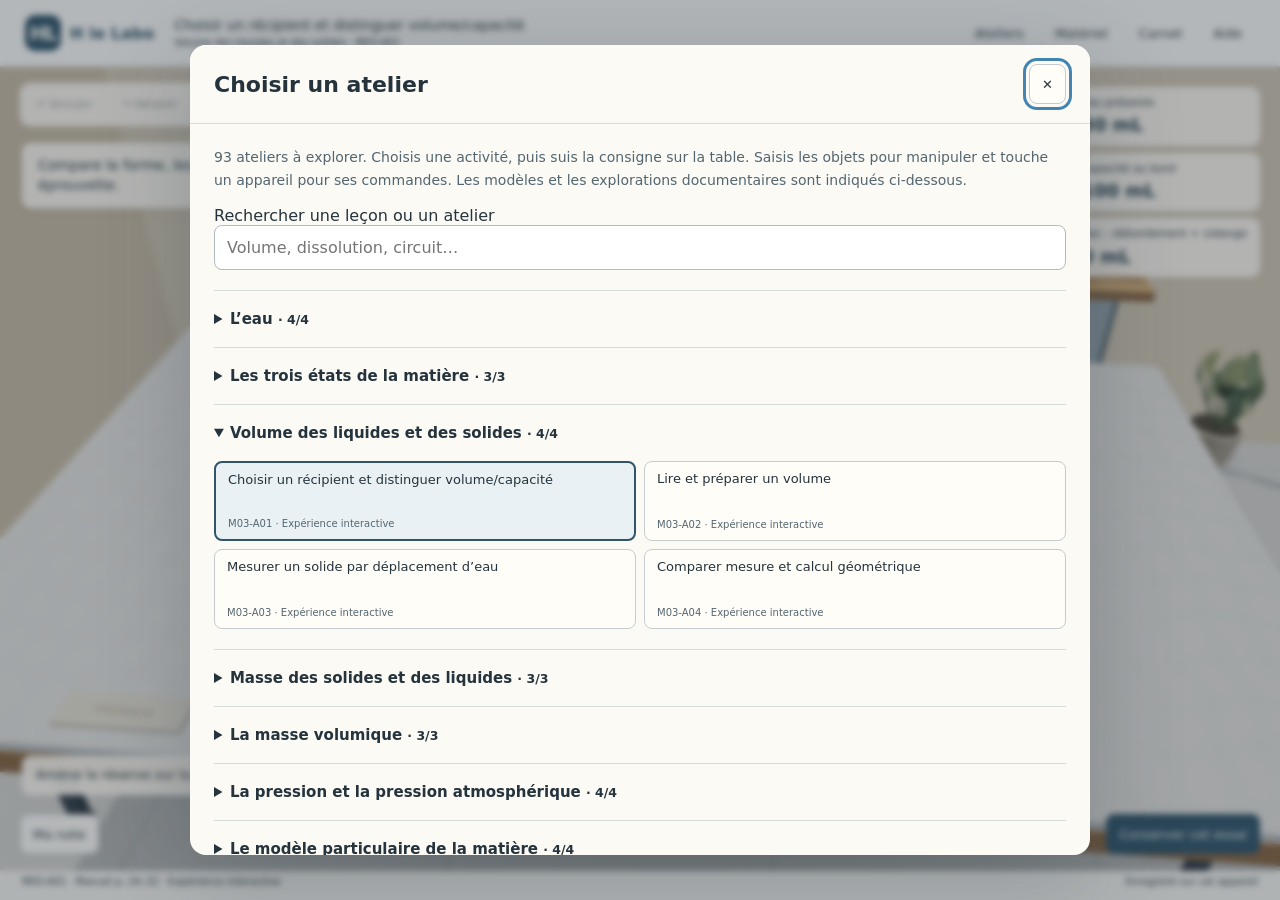
<file: index.html>
<!doctype html>
<html lang="fr"><head><meta charset="utf-8"><meta name="viewport" content="width=device-width,initial-scale=1"><title>H le Labo</title><link rel="icon" href="./lab3d/logo-hl.svg"></head><body><p><a href="./lab3d/ateliers/">Ouvrir H le Labo</a></p><script>const target=new URL('./lab3d/ateliers/',location.href);target.search=location.search;target.hash=location.hash;location.replace(target.href);</script></body></html>
</file>
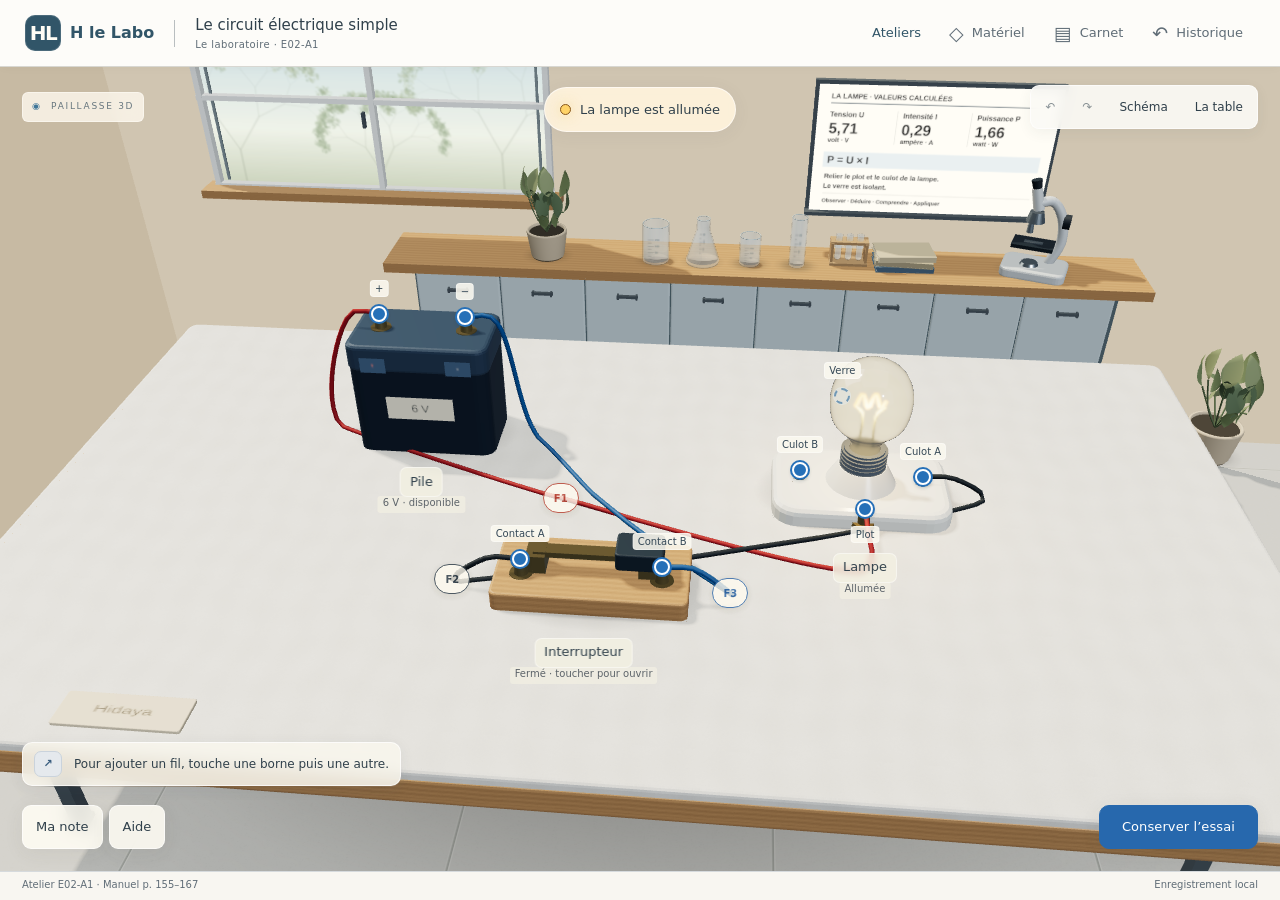
<file: lab3d/index.html>
<!doctype html>
<html lang="fr"><head><meta charset="utf-8"><meta name="viewport" content="width=device-width,initial-scale=1"><link rel="icon" href="./logo-hl.svg" type="image/svg+xml"><meta name="color-scheme" content="light"><title>H le Labo · La paillasse 3D</title><link rel="stylesheet" href="./base.css"><link rel="stylesheet" href="./lab3d.css"></head>
<body><div id="app"><header class="app-header"><button type="button" class="brand" data-action="bench" aria-label="H le Labo — revenir à la table"><span class="brand-logo" aria-hidden="true">HL</span><span class="brand-name">H le Labo</span></button><span class="header-divider"></span><div class="lesson-title">Le circuit électrique simple<small>Le laboratoire · E02-A1</small></div><nav aria-label="Outils du laboratoire"><a class="workshops-link" href="./ateliers/">Ateliers</a><button type="button" data-action="drawer" data-arg="material"><span aria-hidden="true">◇</span> Matériel</button><button type="button" data-action="drawer" data-arg="notebook"><span aria-hidden="true">▤</span> Carnet <span id="trial-count"></span></button><button type="button" data-action="drawer" data-arg="history"><span aria-hidden="true">↶</span> Historique</button></nav></header><main id="main"></main><dialog id="trial-preview" aria-labelledby="preview-title"></dialog><div id="feedback" class="feedback" role="status" aria-live="polite"></div><footer><span>Atelier E02-A1 · Manuel p. 155–167</span><span id="save-status">Enregistrement local</span></footer></div><noscript>Active JavaScript pour manipuler le circuit.</noscript><script src="./engine.js"></script><script type="module" src="./app.js"></script></body></html>
</file>
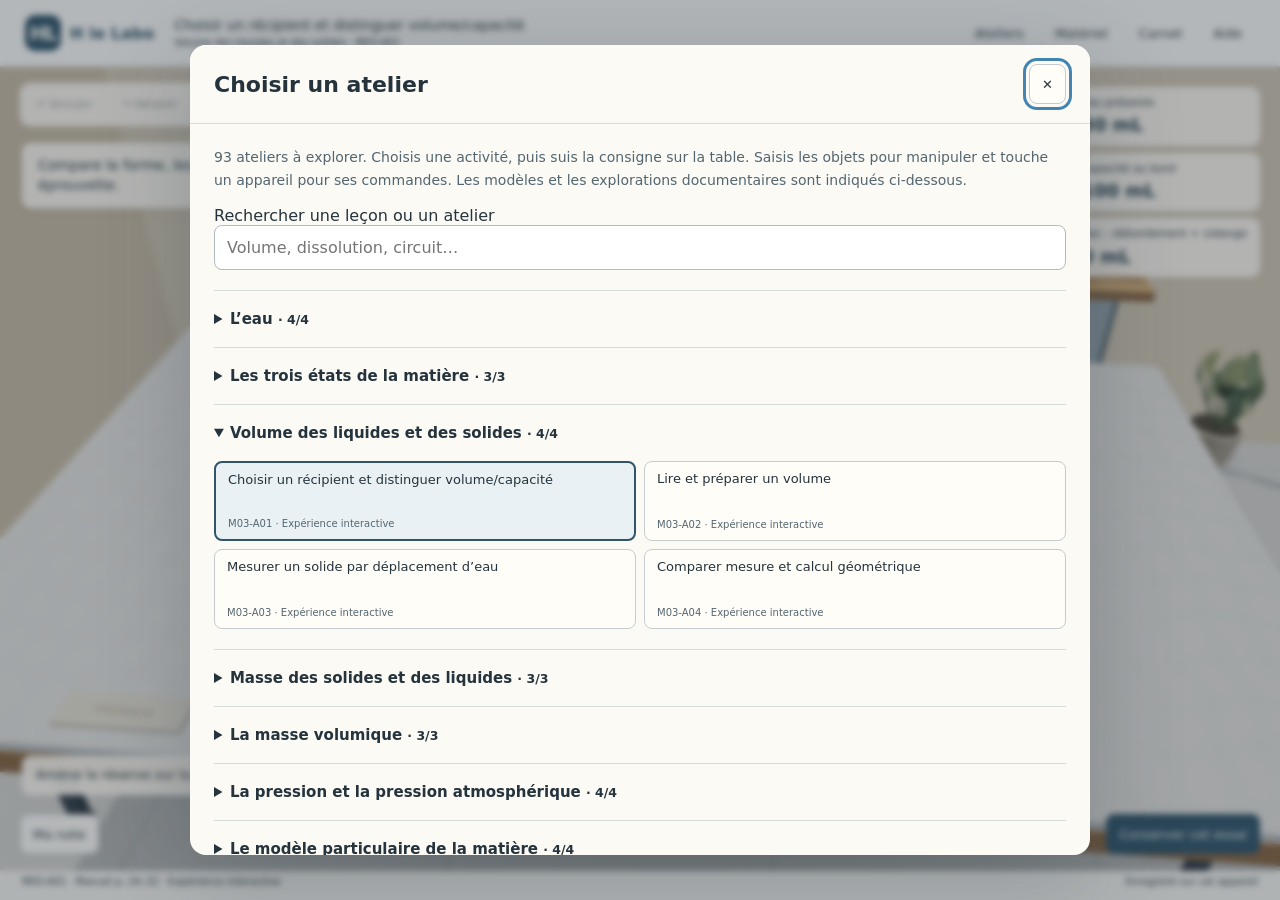
<file: lab3d/ateliers/index.html>
<!doctype html>
<html lang="fr"><head><meta charset="utf-8"><meta name="viewport" content="width=device-width,initial-scale=1"><meta name="color-scheme" content="light"><title>Les ateliers · H le Labo</title><link rel="icon" href="../logo-hl.svg"><link rel="stylesheet" href="./styles.css"><link rel="stylesheet" href="./reference.css"><link rel="stylesheet" href="./natural.css"></head>
<body><header class="header"><a class="brand" href="../"><b>HL</b><span>H le Labo</span></a><div id="heading">Les ateliers</div><nav aria-label="Laboratoire"><button data-ui="catalogue">Ateliers</button><button data-ui="notebook">Carnet</button><button data-ui="help">Aide</button></nav></header>
<main><div id="stage" aria-label="Table d’expérience en trois dimensions"></div><div class="tools"><button data-ui="undo" id="undo" disabled>↶ Annuler</button><button data-ui="redo" id="redo" disabled>↷ Rétablir</button><button data-ui="reset">Recommencer</button></div><details id="manipulate" class="panel controls-panel" open><summary>Manipuler</summary><div id="controls"></div></details><details class="panel observation-panel" id="observations" open><summary>Observer</summary><div id="observation" aria-live="polite"></div></details><div class="bottom"><button data-ui="note">Ma note</button><button data-ui="save" class="primary">Conserver cet essai</button></div></main>
<footer><span id="source"></span><span id="storage-status">Enregistrement local</span></footer><dialog id="drawer"><header><h1 id="drawer-title"></h1><button data-ui="close" aria-label="Fermer">✕</button></header><div id="drawer-body"></div><div id="dialog-feedback" role="status" aria-live="polite" hidden></div></dialog><div id="feedback" role="status" aria-live="polite"></div><noscript>Active JavaScript pour manipuler les ateliers.</noscript><script type="module" src="./app.js?v=audit-usage-2609"></script></body></html>
</file>
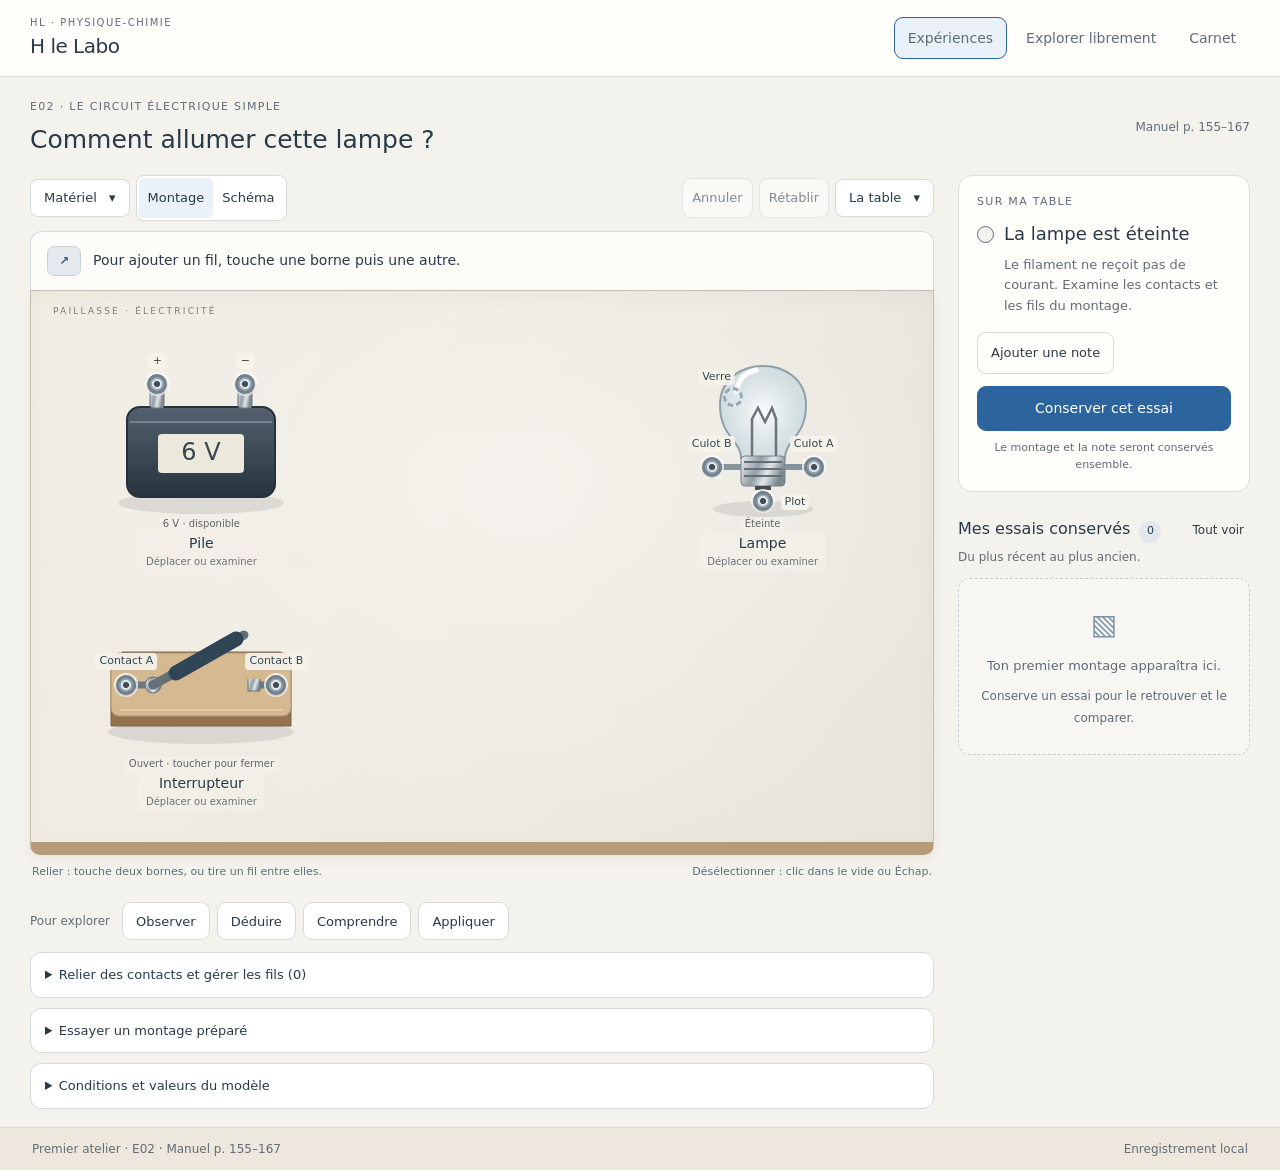
<file: classique.html>
<!doctype html>
<html lang="fr">
<head>
  <meta charset="utf-8">
  <meta name="viewport" content="width=device-width,initial-scale=1">
  <meta name="color-scheme" content="light">
  <title>H le Labo · Le circuit électrique simple</title>
  <style>:root{color-scheme:light dark;--paper:light-dark(#f6f8f3,#14251f);--surface:light-dark(#fff,#20372c);--ink:light-dark(#183e34,#e7f3e9);--muted:light-dark(#546e60,#b6cebf);--line:light-dark(#cfded2,#496653);--accent:light-dark(#21664e,#b4e4c5);--on-accent:light-dark(#fff,#123925);--wash:light-dark(#e5efe4,#2d4b37);--board:light-dark(#edf2e9,#193225);--wire:light-dark(#487d80,#9bd4ce);--glow:light-dark(#ffd15e,#ffd46e);--warning:light-dark(#89591e,#ffd78f);--warning-bg:light-dark(#fff3d9,#4b3b21)}
*{box-sizing:border-box}body{margin:0;background:var(--paper);color:var(--ink);font:15px/1.5 system-ui,-apple-system,BlinkMacSystemFont,"Segoe UI",sans-serif}button,input,select,textarea{font:inherit;color:inherit}button{cursor:pointer;min-height:42px}button:disabled{cursor:default;opacity:.55}button:focus-visible,a:focus-visible,summary:focus-visible,select:focus-visible,textarea:focus-visible{outline:3px solid var(--accent);outline-offset:3px}button,input,select,textarea{border:1px solid var(--line);border-radius:9px;background:var(--surface)}button{padding:8px 13px}button:hover:not(:disabled){background:var(--wash)}button.primary{background:var(--accent);color:var(--on-accent);border-color:var(--accent)}button.primary:hover{filter:brightness(.95)}button.plain{border-color:transparent;background:transparent}button[aria-pressed=true],button[aria-current=page]{background:var(--wash);border-color:var(--accent)}.primary[aria-pressed=true]{background:var(--accent)}h1,h2,h3,p{margin:0}h1{font-size:clamp(28px,4vw,42px);line-height:1.18;font-weight:500;letter-spacing:-.8px}h2{font-size:24px;line-height:1.25;font-weight:500}h3{font-size:17px;font-weight:500}small,.muted{color:var(--muted)}strong{font-weight:600}a{color:var(--accent)}#app{max-width:1440px;margin:auto;min-height:100vh}.app-header{padding:22px 32px;background:var(--surface);border-bottom:1px solid var(--line);display:flex;gap:22px;align-items:center;justify-content:space-between;flex-wrap:wrap}.brand{font-size:21px;letter-spacing:-.5px;text-align:left;background:none;border:0;padding:0}.brand span{display:block;font-size:11px;letter-spacing:1.7px;color:var(--muted);margin-bottom:1px}nav{display:flex;gap:5px;flex-wrap:wrap}nav button{border-color:transparent;background:transparent;color:var(--muted)}main{padding:30px 32px 20px}.row{display:flex;gap:9px;align-items:center;flex-wrap:wrap}.spread{justify-content:space-between}.eyebrow{font-size:11px;letter-spacing:1.3px;text-transform:uppercase;color:var(--muted);margin-bottom:8px}.subtitle{color:var(--muted);margin-top:12px;max-width:650px}.hero{display:grid;grid-template-columns:1.15fr 1fr;align-items:center;gap:36px;padding:38px 0 50px}.hero .row{margin-top:24px}.hero-art{background:var(--board);padding:25px;border-radius:20px;text-align:center}.hero-art svg{width:100%;height:225px}.hero-art p{font-size:13px;color:var(--muted)}.entry{padding:24px;background:var(--surface);border:1px solid var(--line);border-radius:13px;display:flex;align-items:center;justify-content:space-between;gap:20px;flex-wrap:wrap}.entry p{margin-top:5px;color:var(--muted)}.heading{display:flex;justify-content:space-between;gap:20px;align-items:flex-start;flex-wrap:wrap;margin:12px 0 16px}.mode{display:flex;gap:3px;padding:3px;border:1px solid var(--line);border-radius:10px;background:var(--surface)}.mode button{border:0;min-height:36px;padding:6px 12px;font-size:13px}.question{background:var(--wash);border-radius:10px;padding:13px 16px;margin-bottom:18px}.workspace{display:grid;grid-template-columns:180px minmax(0,1fr);gap:18px;align-items:start}.shelf{background:var(--surface);border:1px solid var(--line);border-radius:12px;padding:14px;display:grid;gap:13px}.shelf-item{border-top:1px solid var(--line);padding-top:12px}.shelf-item:first-of-type{border:0;padding-top:0}.shelf-item span{display:block;font-size:13px;color:var(--muted);margin:3px 0 7px}.shelf-item button{min-height:34px;font-size:13px;width:100%;text-align:left}.bench-column{min-width:0}.bench-toolbar{display:flex;gap:8px;align-items:center;justify-content:space-between;flex-wrap:wrap;margin-bottom:10px}.bench-toolbar .row button{font-size:13px;padding:6px 9px;min-height:36px}.board{position:relative;isolation:isolate;background-color:var(--board);background-image:radial-gradient(var(--line) 1px,transparent 1px);background-size:20px 20px;border:1px solid var(--line);border-radius:14px;min-height:570px;overflow:clip;touch-action:pan-y}.wiring{position:absolute;inset:0;width:100%;height:100%;z-index:1;pointer-events:none;overflow:visible}.wire{stroke:var(--wire);stroke-width:3;fill:none;stroke-linecap:round}.wire.broken{stroke-dasharray:7 9;stroke:var(--muted)}.device{position:absolute;width:190px;min-height:228px;background:var(--surface);border:1px solid var(--line);border-radius:13px;z-index:2;box-shadow:0 3px 10px #00000008;padding:9px}.device.selected{border:2px solid var(--accent);padding:8px}.device-handle{display:block;width:100%;border:0;background:transparent;text-align:left;padding:3px 4px;min-height:31px;touch-action:none;cursor:grab;font-weight:500;font-size:14px}.device-handle:active{cursor:grabbing}.device-figure{width:100%;height:88px;display:block;color:var(--ink);overflow:visible}.device-state{font-size:11px;color:var(--muted);text-align:center;margin-bottom:6px;min-height:17px}.terminals{display:grid;grid-template-columns:1fr 1fr;gap:5px}.terminal{font-size:11px;min-height:34px;padding:5px 3px;line-height:1.2;display:flex;align-items:center;justify-content:center;gap:5px}.terminal:before{content:'';width:9px;height:9px;flex:none;border:2px solid var(--wire);border-radius:50%}.terminal[data-terminal="lampe:verre"]:before{border-style:dashed}.terminal.connected:before{background:var(--wire)}.terminal.pending{outline:3px solid var(--accent);outline-offset:1px;background:var(--wash)}.board-caption{font-size:12px;color:var(--muted);margin:7px 0 13px}.empty-board{padding:65px 25px;text-align:center;color:var(--muted)}.observation{display:flex;align-items:flex-start;gap:13px;background:var(--surface);border:1px solid var(--line);border-radius:12px;padding:17px;margin-top:14px}.observation[data-state=short]{border-color:var(--warning);background:var(--warning-bg)}.observation-dot{height:17px;width:17px;border-radius:50%;border:1px solid var(--muted);margin-top:4px;flex:none;background:var(--paper)}.observation[data-state=lit] .observation-dot{background:var(--glow);border-color:var(--warning);box-shadow:0 0 14px #efb63860}.observation p{margin-top:3px;color:var(--muted);font-size:14px}.observation[data-state=short] p{color:var(--warning)}details.panel{border:1px solid var(--line);border-radius:11px;background:var(--surface);margin-top:13px}details.panel>summary{padding:12px 15px;cursor:pointer}details.panel>.inner{padding:0 15px 15px}.connect-fields{display:grid;grid-template-columns:1fr 1fr auto;align-items:end;gap:10px}.connect-fields label{display:block;font-size:13px}select{padding:9px;max-width:100%;width:100%;margin-top:5px}.wire-list{list-style:none;padding:0;margin:13px 0 0;display:grid;gap:8px}.wire-item{display:flex;gap:10px;align-items:center;justify-content:space-between;flex-wrap:wrap;border-top:1px solid var(--line);padding-top:8px;font-size:13px}.wire-item>.row{gap:4px}.wire-item button{font-size:12px;min-height:34px;padding:5px 9px}.tools{margin:18px 0 10px;display:flex;flex-wrap:wrap;gap:6px}.tools button{min-height:36px;font-size:13px}.inspector{background:var(--surface);border:1px solid var(--line);border-radius:12px;padding:18px}.inspector p,.inspector ul{margin-top:10px;color:var(--muted)}.inspector ul{padding-left:23px}.inspector li+li{margin-top:5px}.inspector .row{margin-top:14px}.inspector details{margin-top:12px}.inspector summary{cursor:pointer;color:var(--accent)}.inspector .cutaway{max-width:340px;width:100%;height:220px;display:block;margin:14px auto}.note{margin:18px 0 12px}.note label{font-size:13px;color:var(--muted)}textarea{width:100%;display:block;resize:vertical;min-height:88px;padding:12px;margin-top:6px;font-size:16px;line-height:1.45}.help-label{font-size:12px;color:var(--muted)}.model p{margin-top:9px;font-size:13px;color:var(--muted)}.model dl{display:grid;grid-template-columns:minmax(0,1fr) auto;gap:6px 12px;font-size:13px}.model dd{margin:0;font-variant-numeric:tabular-nums}.trials{display:grid;grid-template-columns:repeat(auto-fit,minmax(min(100%,280px),1fr));gap:16px;margin-top:24px}.trial{border:1px solid var(--line);border-radius:13px;background:var(--surface);padding:20px;min-width:0}.trial h3{margin:6px 0}.trial p{margin:8px 0 13px;white-space:pre-wrap;overflow-wrap:anywhere}.trial dl{font-size:13px;margin:12px 0;display:grid;grid-template-columns:1fr 1fr;gap:5px 10px}.trial dd{margin:0;text-align:right}.trial svg{width:100%;height:110px;background:var(--board);border-radius:8px}.trial .trial-wires{font-size:12px;color:var(--muted);padding-left:18px}.compare{display:grid;grid-template-columns:1fr 1fr;gap:18px;margin-top:20px}.compare>section{min-width:0}.compare .trial{margin-top:14px}.empty{padding:45px 20px;text-align:center;border:1px dashed var(--line);border-radius:14px;margin-top:25px}.empty p{margin:10px 0 20px;color:var(--muted)}.feedback{margin:0 32px 16px;min-height:22px;font-size:13px;color:var(--accent)}footer{padding:17px 32px;border-top:1px solid var(--line);font-size:12px;color:var(--muted);display:flex;gap:12px;justify-content:space-between;flex-wrap:wrap}.compare-hint{margin-top:20px;background:var(--wash);padding:14px 18px;border-radius:10px}.sr-only{position:absolute;width:1px;height:1px;padding:0;overflow:hidden;clip:rect(0,0,0,0);white-space:nowrap;border:0}noscript{display:block;padding:24px}svg text{font-family:inherit}.device .filament{stroke:currentColor}.device.lit .filament{stroke:var(--glow)}.lamp-glow{fill:var(--glow)}.layout-hint{display:none}
@media(min-width:1100px){.workspace{grid-template-columns:200px minmax(0,1fr)}.board{min-height:590px}}
@media(max-width:850px){.app-header{padding:20px}.workspace{grid-template-columns:1fr}.shelf{display:flex;gap:13px;flex-wrap:wrap}.shelf h3{width:100%}.shelf-item{border:0;padding:0;flex:1;min-width:125px}main{padding:24px 20px}.hero{gap:24px}.feedback{margin-left:20px;margin-right:20px}footer{padding:17px 20px}}
@media(max-width:550px){.app-header{padding:17px 15px;gap:17px}nav{width:100%;justify-content:space-between;gap:0}nav button{font-size:13px;padding:8px 9px;max-width:42%}main{padding:19px 14px}h2{font-size:21px}.hero{grid-template-columns:1fr;padding:20px 0 28px}.hero-art{padding:14px}.hero-art svg{height:170px}.heading{gap:12px}.mode{width:100%}.mode button{flex:1}.shelf{padding:12px;gap:12px}.shelf-item{min-width:100px}.board{min-height:780px}.device{width:190px}.connect-fields{grid-template-columns:1fr}.connect-fields button{width:100%}.compare{grid-template-columns:1fr}.trial{padding:16px}.row.bottom-actions>*{flex:1}.layout-hint{display:inline}.feedback{margin-left:14px;margin-right:14px}.tools button{flex:1}.observation{padding:14px}.inspector{padding:15px}.entry{padding:20px}.board-caption{font-size:12px}.model dl{grid-template-columns:1fr}.model dd{margin-bottom:5px}footer{padding:16px 14px}}
@media(pointer:coarse){button,.terminal{min-height:44px}.device{min-height:248px}.device-handle{min-height:36px}.device-figure{height:75px}.device-state{font-size:12px}.terminal{font-size:12px}.shelf-item button,.wire-item button,.bench-toolbar .row button,.tools button{min-height:44px}}
@media(prefers-reduced-motion:reduce){*{scroll-behavior:auto!important}}

/* Paillasse : objets, bornes et gestes visibles. */
:root{color-scheme:light;--paper:#f4f2ed;--surface:#fff;--ink:#293b48;--muted:#606d77;--line:#d6dadd;--accent:#2c659e;--on-accent:#fff;--wash:#eaf1f8;--board:#e8e6de;--wire:#3d5f7e;--glow:#ffd368;--warning:#85551c;--warning-bg:#fff3db}
[hidden]{display:none!important}
.app-header{padding:15px 30px;background:#fffefa}.brand{font-size:20px}.brand span{font-size:10px;letter-spacing:1.5px}main{padding:22px 30px 18px}.app-header nav button{font-size:14px}footer{background:#ede7dd;padding-top:12px;padding-bottom:12px}.feedback{min-height:0;margin-bottom:12px}.feedback:empty{display:none}.bench-heading{align-items:center;margin:0 0 20px}.bench-heading h2{font-size:25px}.lesson-source{font-size:12px;color:var(--muted)}.bench-toolbar{margin-bottom:10px;gap:10px}.bench-toolbar button{font-size:13px;min-height:38px}.view-toggle{display:flex;border:1px solid var(--line);border-radius:8px;background:#fff;padding:2px}.view-toggle button{border:0;border-radius:5px}.tool-menu{position:relative}.tool-menu>summary{list-style:none;cursor:pointer;font-size:13px;border:1px solid var(--line);background:var(--surface);padding:8px 13px;border-radius:8px;min-height:38px}.tool-menu>summary:after{content:' ▾';margin-left:8px}.tool-menu[open]>summary{border-color:var(--accent);background:var(--wash)}.tool-menu .shelf,.menu-items{position:absolute;z-index:15;top:calc(100% + 8px);left:0;min-width:210px;box-shadow:0 8px 30px #263c5126;background:#fff;border:1px solid var(--line);border-radius:12px;padding:15px;display:grid;gap:10px}.bench-toolbar>.row:last-child .menu-items{right:0;left:auto}.shelf-item{display:flex;align-items:center;justify-content:space-between;gap:15px;border:0;padding:0;min-width:0}.shelf-item button{width:auto}.shelf-item strong{font-size:14px}
.interaction-strip{min-height:59px;background:#fdfcf8;border:1px solid #d6dadd;border-bottom:0;border-radius:12px 12px 0 0;display:flex;align-items:center;gap:12px;padding:10px 16px;font-size:14px}.interaction-strip[data-active=true]{background:#eef5ff}.interaction-mark{flex:none;font-size:12px;font-weight:600;background:#e5e9ed;border:1px solid #cad3dc;padding:5px 8px;border-radius:7px;color:#395d7e;min-width:34px;text-align:center}.interaction-strip[data-active=true] .interaction-mark{color:#fff;background:var(--accent);border-color:var(--accent)}.interaction-strip>span:nth-child(2){flex:1}.interaction-strip .clear-selection{font-size:12px;min-height:35px;flex:none}
.board{isolation:isolate;border-radius:0 0 10px 10px;border:1px solid #c2beb4;border-bottom:13px solid #b79a77;background-color:var(--board);background-image:linear-gradient(110deg,#ffffff73,transparent 45%),linear-gradient(#dedbd3 1px,transparent 1px);background-size:auto,100% 140px;box-shadow:inset 0 10px 22px #82786612,0 5px 10px #8b7e6610;min-height:565px;overflow:hidden;touch-action:pan-y}.bench-label{position:absolute;left:22px;top:14px;font-size:9px;letter-spacing:2px;color:#817d72;pointer-events:none}.board-caption{display:none}.bench-bottom{display:flex;justify-content:space-between;gap:12px;margin:9px 2px 13px;font-size:12px;color:var(--muted);flex-wrap:wrap}
.device,.device.selected{position:absolute;width:220px;height:230px;min-height:0;background:transparent;padding:0;border:0;border-radius:0;box-shadow:none;z-index:auto;pointer-events:none}.object-body{position:absolute;left:0;top:0;width:220px;height:180px;border:0;padding:0;background:transparent;z-index:1;cursor:grab;touch-action:none;pointer-events:auto}.object-body:hover:not(:disabled),.object-body[aria-pressed=true]{background:transparent}.device .device-figure{width:220px;height:180px;display:block;pointer-events:none;overflow:visible}.device-handle{position:absolute;left:10px;top:188px;width:200px;min-height:32px;text-align:center;border:0;background:transparent;padding:0 3px;z-index:6;pointer-events:auto;font-size:14px;line-height:1.15}.device-handle:hover:not(:disabled){background:#ffffff55}.device-handle[aria-pressed=true]{background:transparent;color:#225f9a}.selection-label{display:block;font-size:10px;line-height:1.35;font-weight:400;margin-top:4px;color:#6d7277}.selected .selection-label{color:#215d96;font-weight:500}.device-state{position:absolute;top:173px;left:0;width:220px;font-size:10px;text-align:center;line-height:1.2;color:#5d646a;margin:0;z-index:2}.selection-frame{position:absolute;inset:-7px 0 -3px;border:2px dashed transparent;border-radius:16px;z-index:0;pointer-events:none}.device.selected .selection-frame{border-color:#397bbb;background:#edf5ff70}.device.selected .object-body{filter:drop-shadow(0 0 7px #3489d522)}
.terminal{position:absolute;z-index:6;width:44px;height:44px;min-height:44px;padding:0;border:0;border-radius:50%;background:transparent;display:flex;align-items:center;justify-content:center;touch-action:none;pointer-events:auto;transform:translate(-50%,-50%)}.terminal:before{display:none}.terminal:hover:not(:disabled),.terminal[aria-pressed=true]{background:transparent}.terminal-dot{width:20px;height:20px;display:block;border-radius:50%;border:3px solid #71818d;background:radial-gradient(circle,#414c55 0 28%,#dce4e9 32% 48%,#94a2ac 55%);box-shadow:0 1px 2px #0004,0 0 0 2px #fffc;transition:box-shadow .1s}.terminal:hover .terminal-dot,.terminal:focus-visible .terminal-dot{box-shadow:0 0 0 5px #8fb8de80}.terminal.connected .terminal-dot{background:radial-gradient(circle,#29353f 0 30%,#bdc6ce 35% 55%,#697a85 60%)}.terminal[data-terminal="lampe:verre"] .terminal-dot{border-style:dashed;border-color:#98a6af;background:#dfeaf27a;box-shadow:none}.terminal-label{position:absolute;bottom:37px;left:50%;transform:translateX(-50%);font-size:11px;font-weight:500;color:#354856;background:#f6f3ebee;border-radius:4px;padding:1px 4px;white-space:nowrap;line-height:1.3;pointer-events:none}.terminal[data-terminal="lampe:plot"] .terminal-label{top:32px;bottom:auto}.terminal[data-terminal="lampe:verre"] .terminal-label{bottom:34px;left:6px}.terminal-flag{position:absolute;top:34px;left:50%;transform:translateX(-50%);font-size:10px;line-height:1.3;font-weight:600;white-space:nowrap;pointer-events:none;background:#255e95;color:#fff;border-radius:4px;padding:2px 5px}.terminal-flag:empty{display:none}.terminal[data-terminal="lampe:plot"] .terminal-flag{top:auto;bottom:35px}.terminal.pending{outline:0;background:transparent}.terminal.pending .terminal-dot{background:#ffce68;border-color:#9b681d;box-shadow:0 0 0 5px #fff2d1,0 0 0 7px #ab751f}.terminal.pending .terminal-flag{background:#805513}.terminal.wire-selected .terminal-dot{box-shadow:0 0 0 4px #fff,0 0 0 7px #337bb7}.terminal.target .terminal-dot{box-shadow:0 0 0 5px #edf5ff,0 0 0 8px #2b76b4}.board[data-interaction=connecting] .terminal:not(.pending) .terminal-dot{outline:1px dashed #4884b6;outline-offset:5px}
.switch-lever{position:absolute;left:80px;top:52px;width:78px;height:59px;z-index:6;border:0;border-radius:12px;background:transparent;padding:0;pointer-events:auto;cursor:pointer}.switch-lever:hover:not(:disabled){background:#2d669620}.switch-lever[aria-checked=true]{top:80px;height:43px}.wiring{z-index:3;pointer-events:none;overflow:visible}.wire{fill:none;stroke:var(--cable);stroke-width:5;stroke-linecap:round;pointer-events:none;filter:drop-shadow(0 2px 1px #0002)}.wire.broken{stroke:var(--cable);stroke-dasharray:9 9}.wire-halo{fill:none;stroke:#f3f0e5;stroke-width:9;stroke-linecap:round;pointer-events:none}.wire-group.is-selected .wire-halo{stroke:#2e73b8;stroke-width:13;stroke-opacity:.32}.wire-group.is-selected .wire{stroke-width:6}.wire-hit{fill:none;stroke:transparent;stroke-width:18;pointer-events:stroke;cursor:pointer}.wire-end{fill:var(--cable);stroke:#fff;stroke-width:1.5;pointer-events:none}.wire-preview{fill:none;stroke:#2a71ab;stroke-width:4;stroke-dasharray:7 6;stroke-linecap:round;pointer-events:none}.preview-end{fill:#fff;stroke:#2a71ab;stroke-width:3;pointer-events:none}.wire-labels{position:absolute;inset:0;z-index:4;pointer-events:none}.wire-chip{position:absolute;transform:translate(-50%,-50%);width:44px;height:34px;min-height:34px;padding:0;border:2px solid var(--cable);border-radius:16px;background:#fffcf5;color:var(--cable);font-size:11px;font-weight:600;pointer-events:auto;box-shadow:0 1px 4px #0002}.wire-chip.active{outline:3px solid #80afd7;outline-offset:2px;background:#fff}.selection-actions{display:flex;align-items:center;justify-content:space-between;gap:10px;flex-wrap:wrap;background:#eaf2fc;border:1px solid #9cbedd;border-radius:9px;padding:9px 13px;margin-top:12px;font-size:13px}.selection-actions button{font-size:12px;min-height:36px}
.observation{padding:12px 16px;margin-top:12px;background:#fffefa}.observation p{font-size:13px}.study-tools{display:flex;flex-wrap:wrap;gap:7px;align-items:center;margin:18px 0 12px}.study-tools button{font-size:13px;min-height:38px}.study-tools button.primary{margin-left:auto}.inspector{margin-top:12px}.secondary-tools{display:grid;grid-template-columns:repeat(3,minmax(0,1fr));gap:10px;margin-top:12px;align-items:start}.secondary-tools>details{margin-top:0}.secondary-tools>details[open]{grid-column:1/-1}.secondary-tools>details summary{font-size:13px}.note{margin:12px 0}.hero-art .device-figure{height:225px}.board .empty-board{padding-top:100px}
@media(max-width:850px){main{padding:20px}.app-header{padding:16px 20px}.secondary-tools{grid-template-columns:1fr}.tool-menu .shelf{display:grid}.bench-toolbar .shelf-item{display:flex;min-width:0}.study-tools button.primary{margin-left:0}}
@media(max-width:550px){main{padding:17px 12px}.app-header{padding:14px 16px}.brand span{font-size:9px}.app-header nav{justify-content:flex-start}.app-header nav button{font-size:12px;max-width:none}.lesson-source{display:none}.bench-heading h2{font-size:22px}.bench-heading{margin-bottom:14px}.bench-toolbar{gap:8px}.bench-toolbar>.row{gap:5px}.bench-toolbar>.row button{font-size:12px;padding:6px 9px}.interaction-strip{font-size:12px;padding:10px;gap:8px;flex-wrap:wrap}.interaction-strip .clear-selection{margin-left:auto}.interaction-strip>span:nth-child(2){min-width:160px}.bench-bottom{font-size:11px}.study-tools{gap:6px}.study-tools button{flex:1}.study-tools .primary{min-width:155px}.selection-actions .row{flex-wrap:wrap}.selection-actions button{flex:1}.model dl{grid-template-columns:1fr 1fr}.object-body,.device,.device.selected{width:220px}.device,.device.selected{height:230px;min-height:0}.device .device-figure{height:180px}.device-handle{min-height:32px}.shelf-item{min-width:0}.wire-chip{height:40px;min-height:40px}}
@media(pointer:coarse){.terminal{height:44px;min-height:44px;width:44px}.device,.device.selected{height:230px;min-height:0}.device .device-figure{height:180px}.device-handle{min-height:36px}.wire-chip{height:44px;min-height:44px}.switch-lever{min-height:44px}.device-state{font-size:10px}.terminal-label{font-size:11px}}
.terminal[data-terminal="lampe:plot"] .terminal-label{left:calc(100% - 4px);top:15px;bottom:auto;transform:none}
.device-handle{width:max-content;max-width:200px;left:50%;transform:translateX(-50%);background:#f3f0e8e8;border-radius:6px;padding:3px 8px}.device-handle[aria-pressed=true]{background:#edf5ff}.device-state{width:max-content;max-width:215px;left:50%;transform:translateX(-50%);background:#f3f0e8e8;border-radius:3px;padding:1px 4px;z-index:6}

/* Carnet visuel et observation près de la paillasse. */
.lab-layout{display:grid;grid-template-columns:minmax(0,1fr) 292px;gap:24px;align-items:start}.lab-sidebar{min-width:0;display:grid;gap:20px}.current-experiment{background:#fffefa;border:1px solid #dcdedc;border-radius:14px;padding:18px}.current-experiment>.eyebrow{margin-bottom:12px}.current-experiment .observation{border:0;background:transparent;margin:0;padding:0;gap:10px}.current-experiment .observation[data-state=short]{background:var(--warning-bg);border-radius:8px;padding:10px}.current-experiment .observation strong{font-size:18px;line-height:1.35;display:block;font-weight:500}.current-experiment .observation p{font-size:13px;margin-top:8px;line-height:1.6}.save-row{margin-top:15px}.save-row button{font-size:13px;background:transparent}.save-trial-button{width:100%;margin-top:12px;min-height:45px;font-size:14px}.save-caption{font-size:11px;line-height:1.55;margin-top:8px;text-align:center}.current-experiment textarea{min-height:108px}.bench-toolbar>.row{gap:6px}.bench-toolbar .row button{min-height:40px}.bench-bottom{font-size:11px}.study-tools>span{margin-right:5px}.study-tools{padding-top:4px}.board{background-image:radial-gradient(ellipse at 55% 35%,#ffffff66,transparent 75%),linear-gradient(120deg,#f1ede4,#e9e5dc);box-shadow:inset 0 6px 18px #78633d0d,0 5px 12px #715b4012}.bench-label{letter-spacing:2.2px}.secondary-tools{grid-template-columns:1fr}.secondary-tools>details summary{padding:12px 14px}.secondary-tools>details[open]{grid-column:auto}
.bench-history>div>h3{font-size:16px}.bench-history h3>span{display:inline-flex;align-items:center;justify-content:center;margin-left:4px;background:#e2e8ed;border-radius:20px;font-size:11px;min-width:22px;height:22px}.bench-history>.row{gap:3px}.bench-history>.row button{font-size:12px;padding:5px;min-height:36px}.history-list{display:grid;gap:12px;margin-top:12px}.history-empty{border:1px dashed #c5cbd0;border-radius:12px;padding:25px 18px;text-align:center;color:var(--muted);background:#ffffff55}.history-empty>span{font-size:28px;color:#7e94a6;display:block;margin-bottom:10px}.history-empty p{font-size:13px;margin-bottom:8px}.history-empty small{font-size:12px}.compare-sidebar{font-size:13px;width:100%;background:#fff}.trial{padding:16px;border-color:#d9dddf;box-shadow:0 3px 12px #2b3b4810;display:flex;flex-direction:column;gap:12px}.trial-heading{display:flex;align-items:center;justify-content:space-between;gap:8px}.trial-heading h3{font-size:17px;margin:0}.trial-heading time{font-size:11px;color:var(--muted)}.trial-state{display:inline-flex;align-items:center;gap:6px;background:#f0f2f3;color:#52636e;padding:4px 8px;border-radius:20px;font-size:11px;white-space:nowrap}.trial-state:before{content:'';display:block;width:7px;height:7px;border:1px solid #7c8a94;border-radius:50%;background:#d1d7db}.trial-state[data-state=lit]{background:#fff2ce;color:#7a5519}.trial-state[data-state=lit]:before{background:#eab747;border-color:#bb881d}.trial-state[data-state=short]{background:#fff0df;color:#914b25}.trial-state[data-state=short]:before{background:#c26834;border-color:#9e4c22}.snapshot-button{padding:0;border:1px solid #dedbd3;position:relative;display:block;width:100%;min-height:0;overflow:hidden;border-radius:9px;isolation:isolate;background:#eeeae1}.snapshot-button:hover:not(:disabled){background:#eeeae1;border-color:#6e94b6}.trial svg.saved-montage,svg.saved-montage{display:block;width:100%;height:auto;aspect-ratio:12/7;background:none;border-radius:8px}.snapshot-zoom{position:absolute;bottom:9px;right:10px;background:#fffffff0;color:#3c617f;border:1px solid #cad4dc;border-radius:6px;font-size:11px;padding:3px 7px;box-shadow:0 1px 3px #0001}.trial p.trial-note{margin:0;font-size:14px;line-height:1.65;white-space:pre-wrap;overflow-wrap:anywhere;max-height:7em;overflow:auto}.trial-details{font-size:12px;color:var(--muted)}.trial-details summary{cursor:pointer;padding:6px 0;min-height:32px}.trial-details p{font-size:12px;margin:8px 0}.trial-details li{margin-bottom:6px}.trial-actions{display:flex;align-items:center;justify-content:space-between;gap:8px;border-top:1px solid #edf0f1;padding-top:12px;margin-top:auto}.trial-actions button{font-size:12px;min-height:40px}.delete-button{color:#9b4a41;background:transparent;border-color:transparent}.delete-button:hover:not(:disabled){background:#fcf0ed;border-color:#e4c5bd}.trial-compact{padding:12px;gap:10px;box-shadow:none}.trial-compact .trial-heading h3{font-size:14px}.trial-compact .trial-state{font-size:10px}.trial-compact .trial-actions{padding-top:8px;gap:4px}.trial-compact .trial-actions button{font-size:11px;min-height:36px;padding:5px 8px}.trial-compact .snapshot-zoom{font-size:10px;bottom:6px;right:6px}.deletion-notice{padding:10px 12px;margin:12px 0;background:#fef8e9;border:1px solid #e7d9b6;border-radius:9px;display:flex;justify-content:space-between;align-items:center;gap:8px;flex-wrap:wrap;font-size:13px}.deletion-notice button{font-size:12px;min-height:38px;border-color:#cfbf97;background:#fffdf7}.notebook-toolbar{display:flex;justify-content:space-between;align-items:center;gap:15px;flex-wrap:wrap;margin-top:24px}.archive-toggle{width:max-content}.archive-toggle button{font-size:13px;min-height:38px}.trials{grid-template-columns:repeat(auto-fill,minmax(min(100%,340px),1fr));align-items:stretch;margin-top:16px;gap:20px}.compare .trial{height:auto}.compare>section{display:flex;flex-direction:column}.compare>section>.trial{flex:1}.compare .trial-note{max-height:none}.compare-hint{font-size:14px}
#trial-preview{color:var(--ink);background:#fdfcf8;border:1px solid #c8d1d8;border-radius:16px;width:min(1000px,calc(100vw - 40px));max-width:none;max-height:calc(100dvh - 40px);padding:24px;box-shadow:0 20px 80px #152c4540;overscroll-behavior:contain}#trial-preview::backdrop{background:#1d304d88;backdrop-filter:blur(3px)}.preview-heading{display:flex;align-items:center;justify-content:space-between;gap:15px}.preview-heading h2{font-size:27px}.preview-heading .eyebrow{margin-bottom:4px}.preview-tools{margin:20px 0 14px}.preview-tools strong{font-weight:500;font-size:15px}#trial-preview>.help-label{margin-top:10px}.preview-note{padding:18px 0}.preview-note h3{font-size:14px;margin-bottom:8px}.preview-note p{white-space:pre-wrap;overflow-wrap:anywhere;color:var(--muted);font-size:14px}.preview-heading>button{font-size:13px;min-height:42px}
@media(max-width:1170px){.lab-layout{grid-template-columns:1fr}.lab-sidebar{grid-template-columns:280px minmax(0,1fr);gap:20px}.lab-sidebar .compare-sidebar{grid-column:1/-1}.history-list{grid-template-columns:repeat(auto-fit,minmax(210px,1fr))}.history-empty{grid-column:1/-1}.secondary-tools{grid-template-columns:repeat(3,minmax(0,1fr))}.secondary-tools>details[open]{grid-column:1/-1}}
@media(max-width:760px){.lab-sidebar{grid-template-columns:1fr}.secondary-tools{grid-template-columns:1fr}.lab-sidebar .compare-sidebar{grid-column:auto}.history-list{grid-template-columns:repeat(auto-fit,minmax(230px,1fr))}.current-experiment{padding:16px}.current-experiment .observation p{line-height:1.5}.save-row{margin-top:10px}.save-trial-button{margin-top:10px}.trial{padding:14px}.preview-heading h2{font-size:23px}#trial-preview{width:calc(100vw - 20px);max-height:calc(100dvh - 20px);padding:15px}.preview-tools{margin-top:14px}.trial-actions{flex-wrap:wrap}.study-tools>span{flex-basis:100%;margin-bottom:2px}.notebook-toolbar{gap:10px}.lab-layout{gap:16px}.trial-actions button,.trial-compact .trial-actions button{min-height:44px}.trial-details summary{min-height:44px;display:flex;align-items:center;gap:5px}.trial-details summary:before{content:'▸'}.trial-details[open] summary:before{content:'▾'}}
@media(pointer:coarse){.trial-actions button,.trial-compact .trial-actions button,.archive-toggle button,.deletion-notice button,.save-row button,.bench-history>.row button{min-height:44px}}
</style>
</head>
<body>
  <div id="app">
    <header class="app-header">
      <button type="button" class="brand" data-action="home"><span>HL · PHYSIQUE-CHIMIE</span>H le Labo</button>
      <nav aria-label="Navigation principale"><button type="button" data-action="catalogue">Expériences</button><button type="button" data-action="free">Explorer librement</button><button type="button" data-action="notebook">Carnet <span id="trial-count"></span></button></nav>
    </header>
    <main id="main"></main>
    <dialog id="trial-preview" aria-labelledby="preview-title"></dialog>
    <div id="feedback" class="feedback" role="status" aria-live="polite"></div>
    <footer><span>Premier atelier · E02 · Manuel p. 155–167</span><span id="save-status">Enregistrement local</span></footer>
  </div>
  <noscript>Active JavaScript dans le navigateur pour manipuler le circuit. Cette application fonctionne sans connexion.</noscript>
  <script>/* E02-A1 — profil borné : une pile, une lampe L6, contacts et fils idéaux. */
(function (root, factory) {
  const api = factory();
  if (typeof module === 'object' && module.exports) module.exports = api;
  else root.HidayaCircuit = api;
})(typeof globalThis !== 'undefined' ? globalThis : this, function () {
  'use strict';
  const VERSION = 'E02-1.0';
  const PROFILE = Object.freeze({ emf: 6, internalResistance: 1, lampLinear: 10, lampQuadratic: 100 / 3, nominalPower: 1.8 });
  const TERMINALS = Object.freeze({ 'pile:p':'pile', 'pile:m':'pile', 'lampe:plot':'lampe', 'lampe:culot':'lampe', 'lampe:culot2':'lampe', 'lampe:verre':'lampe', 'interrupteur:a':'interrupteur', 'interrupteur:b':'interrupteur', 'douille:a':'douille', 'douille:b':'douille' });
  const DEVICES = ['pile','lampe','interrupteur','douille'];
  const clone = value => JSON.parse(JSON.stringify(value));
  function initial() {
    return { devices:{pile:true,lampe:true,interrupteur:true,douille:false}, switchClosed:false, filamentIntact:true, batteryCharged:true, polarity:1, mounted:false, wires:[], positions:{pile:{x:0.04,y:0.02},lampe:{x:0.96,y:0.02},interrupteur:{x:0.04,y:0.96},douille:{x:0.96,y:0.96}} };
  }
  function valid(s) {
    if (!s || typeof s !== 'object' || !s.devices || !s.positions || !Array.isArray(s.wires) || s.wires.length > 64) return false;
    if (!DEVICES.every(d => typeof s.devices[d] === 'boolean' && Number.isFinite(s.positions[d]?.x) && Number.isFinite(s.positions[d]?.y) && s.positions[d].x >= 0 && s.positions[d].x <= 1 && s.positions[d].y >= 0 && s.positions[d].y <= 1)) return false;
    if (!['switchClosed','filamentIntact','batteryCharged','mounted'].every(k => typeof s[k] === 'boolean') || ![1,-1].includes(s.polarity)) return false;
    if (s.mounted && (!s.devices.douille || !s.devices.lampe)) return false;
    const pairs = new Set(), ids = new Set();
    return s.wires.every(w => {
      if (!w || typeof w.id !== 'string' || !/^w[0-9]+$/.test(w.id) || ids.has(w.id) || !TERMINALS[w.a] || !TERMINALS[w.b] || w.a === w.b || typeof w.intact !== 'boolean' || !s.devices[TERMINALS[w.a]] || !s.devices[TERMINALS[w.b]]) return false;
      const pair = [w.a,w.b].sort().join('|');
      if (pairs.has(pair)) return false;
      pairs.add(pair); ids.add(w.id); return true;
    });
  }
  function connect(s, a, b) {
    if (!TERMINALS[a] || !TERMINALS[b] || !s.devices[TERMINALS[a]] || !s.devices[TERMINALS[b]]) return 'Choisis deux contacts présents sur la table.';
    if (a === b) return 'Choisis un second contact différent.';
    if (s.wires.some(w => w.a === a && w.b === b || w.a === b && w.b === a)) return 'Ces deux contacts sont déjà reliés.';
    if (s.wires.length >= 64) return 'La table contient déjà 64 fils. Retire une liaison pour en ajouter une.';
    const n = Math.max(0, ...s.wires.map(w => Number(w.id.slice(1)))) + 1;
    s.wires.push({id:'w'+n,a,b,intact:true}); return null;
  }
  function removeDevice(s, id) {
    if (!DEVICES.includes(id)) return;
    s.devices[id] = false;
    s.wires = s.wires.filter(w => TERMINALS[w.a] !== id && TERMINALS[w.b] !== id);
    if (id === 'lampe' || id === 'douille') s.mounted = false;
  }
  function lampCurrent(voltage) {
    const u = Math.abs(voltage), a = PROFILE.lampQuadratic, b = PROFILE.lampLinear;
    return Math.sign(voltage) * 2 * u / (b + Math.sqrt(b*b + 4*a*u));
  }
  function solve(s) {
    if (!valid(s)) throw new Error('État du circuit non valide.');
    const active = Object.keys(TERMINALS).filter(t => s.devices[TERMINALS[t]]);
    const parent = Object.fromEntries(active.map(t => [t,t]));
    const find = t => parent[t] === t ? t : (parent[t] = find(parent[t]));
    const join = (a,b) => { parent[find(a)] = find(b); };
    if (s.devices.lampe) join('lampe:culot','lampe:culot2');
    if (s.devices.interrupteur && s.switchClosed) join('interrupteur:a','interrupteur:b');
    if (s.mounted) { join('douille:a','lampe:plot'); join('douille:b','lampe:culot'); }
    // Le verre n'est pas un nœud conducteur : des fils posés dessus restent isolés.
    for (const w of s.wires) if (w.intact && w.a !== 'lampe:verre' && w.b !== 'lampe:verre') join(w.a,w.b);
    const same = (a,b) => parent[a] !== undefined && parent[b] !== undefined && find(a) === find(b);
    const sourcePresent = s.devices.pile;
    const emf = sourcePresent && s.batteryCharged ? PROFILE.emf * s.polarity : 0;
    const short = sourcePresent && same('pile:p','pile:m');
    const acrossForward = s.devices.lampe && same('lampe:plot','pile:p') && same('lampe:culot','pile:m');
    const acrossReverse = s.devices.lampe && same('lampe:plot','pile:m') && same('lampe:culot','pile:p');
    const across = !short && (acrossForward || acrossReverse);
    let sourceCurrent = 0, lampI = 0, lampU = 0;
    if (short) sourceCurrent = emf / PROFILE.internalResistance;
    else if (across && s.filamentIntact) {
      const a = PROFILE.lampQuadratic, b = PROFILE.lampLinear + PROFILE.internalResistance;
      sourceCurrent = Math.sign(emf) * 2 * Math.abs(emf) / (b + Math.sqrt(b*b + 4*a*Math.abs(emf)));
      lampI = (acrossForward ? 1 : -1) * sourceCurrent;
      lampU = PROFILE.lampLinear * lampI + a * lampI * Math.abs(lampI);
    } else if (across) lampU = (acrossForward ? 1 : -1) * emf;
    const power = lampU * lampI;
    let status = 'open';
    if (short) status = 'short';
    else if (!s.devices.lampe) status = 'no-lamp';
    else if (!sourcePresent) status = 'no-source';
    else if (!s.batteryCharged) status = 'empty-source';
    else if (!s.filamentIntact) status = 'broken-filament';
    else if (power > 1e-12) status = 'lit';
    return { version:VERSION, status, lit:power > 1e-12, short, sourcePresent, across, sourceCurrent, sourceVoltage:emf-PROFILE.internalResistance*sourceCurrent, lampCurrent:lampI, lampVoltage:lampU, lampPower:power, brightness:Math.max(0,Math.min(1,power/PROFILE.nominalPower)), glassContacts:s.wires.filter(w => w.intact && (w.a === 'lampe:verre' || w.b === 'lampe:verre')).length, nodes:Object.fromEntries(active.map(t => [t,find(t)])) };
  }
  function example(kind) {
    const s = initial();
    if (kind === 'direct') {
      s.devices.interrupteur = false;
      connect(s,'pile:p','lampe:plot'); connect(s,'lampe:culot','pile:m');
    } else {
      connect(s,'pile:p','lampe:plot'); connect(s,'lampe:culot','interrupteur:a'); connect(s,'interrupteur:b','pile:m');
      s.switchClosed = kind === 'closed';
    }
    return s;
  }
  return Object.freeze({VERSION,PROFILE,TERMINALS,DEVICES,initial,valid,clone,connect,removeDevice,lampCurrent,solve,example});
});
</script>
  <script>(function () {
  'use strict';
  const C = window.HidayaCircuit;
  const main = document.getElementById('main'), feedback = document.getElementById('feedback');
  const STORE = 'hidaya-laboratoire-e02-v1';
  const names = {pile:'Pile',lampe:'Lampe',interrupteur:'Interrupteur',douille:'Douille'};
  const labels = {'pile:p':'Pile · borne gauche','pile:m':'Pile · borne droite','lampe:plot':'Lampe · plot','lampe:culot':'Lampe · culot A','lampe:culot2':'Lampe · culot B','lampe:verre':'Lampe · verre','interrupteur:a':'Interrupteur · A','interrupteur:b':'Interrupteur · B','douille:a':'Douille · plot','douille:b':'Douille · culot'};
  const ports = {pile:[['pile:p','Gauche'],['pile:m','Droite']],lampe:[['lampe:plot','Plot'],['lampe:culot','Culot A'],['lampe:verre','Verre'],['lampe:culot2','Culot B']],interrupteur:[['interrupteur:a','Contact A'],['interrupteur:b','Contact B']],douille:[['douille:a','Vers le plot'],['douille:b','Vers le culot']]};
  const esc = s => String(s ?? '').replace(/[&<>"']/g,c => ({'&':'&amp;','<':'&lt;','>':'&gt;','"':'&quot;',"'":'&#39;'}[c]));
  const fmt = (n,d=2) => n.toLocaleString('fr-FR',{minimumFractionDigits:d,maximumFractionDigits:d});
  const clone = C.clone;
  let circuit = C.initial(), note = '', trials = [], hasDraft = false, counter = 0;
  let screen = 'bench', free = false, view = 'objects', panel = null, selected = null, pending = null;
  let selectedWire=null, previewPoint=null, wireDrag=null, suppressClickUntil=0, noteOpen=false;
  let deletedTrial=null, archiveView='objects', previewTrial=null, previewReturn=null, snapshotSequence=0;
  const anchors={'pile:p':{x:66,y:40,nx:0,ny:-1},'pile:m':{x:154,y:40,nx:0,ny:-1},'lampe:plot':{x:110,y:157,nx:0,ny:1},'lampe:culot':{x:161,y:123,nx:1,ny:0},'lampe:culot2':{x:59,y:123,nx:-1,ny:0},'lampe:verre':{x:80,y:53,nx:-1,ny:0},'interrupteur:a':{x:35,y:101,nx:-1,ny:0},'interrupteur:b':{x:185,y:101,nx:1,ny:0},'douille:a':{x:46,y:128,nx:-1,ny:0},'douille:b':{x:174,y:128,nx:1,ny:0}};
  let undo = [], redo = [], compareA = null, compareB = null, connectionsOpen = false, modelOpen = false;
  let blockedStorage = false, loadWarning = '', saveTimer = null, observer = null, drag = null;
  function announce(s) { feedback.textContent = s; }
  function saveStatus(s) { document.getElementById('save-status').textContent = s; }
  function validTrial(t) {
    return t && typeof t.id==='string' && /^t[0-9]+$/.test(t.id) && t.model===C.VERSION && C.valid(t.circuit) && typeof t.note==='string' && t.note.length<=2000 && typeof t.name==='string' && t.name.length<=60;
  }
  function readSaved() {
    try {
      const raw = localStorage.getItem(STORE); if (!raw) return;
      const d = JSON.parse(raw);
      if (d.version !== 1 || !C.valid(d.circuit) || typeof d.note !== 'string' || d.note.length > 2000 || typeof d.hasDraft !== 'boolean' || !Number.isSafeInteger(d.counter) || d.counter < 0 || !Array.isArray(d.trials) || d.trials.length > 120) throw new Error('Format');
      const ids = new Set();
      for (const t of d.trials) {
        if (!validTrial(t) || ids.has(t.id)) throw new Error('Essai');
        ids.add(t.id);
      }
      circuit = clone(d.circuit); note = d.note; trials = clone(d.trials); hasDraft = d.hasDraft;
      if(d.deletedTrial && validTrial(d.deletedTrial.trial) && !ids.has(d.deletedTrial.trial.id) && Number.isInteger(d.deletedTrial.index) && d.deletedTrial.index>=0 && d.deletedTrial.index<120) deletedTrial=clone(d.deletedTrial);
      counter = Math.max(d.counter,...trials.map(t=>Number(t.id.slice(1))),Number(deletedTrial?.trial.id.slice(1)||0));
      free = d.free === true; if(free)panel=null; view = d.view === 'symbols' ? 'symbols' : 'objects';
    } catch (e) {
      blockedStorage = true;
      loadWarning = 'La sauvegarde locale est indisponible ou illisible. Tu peux expérimenter pendant cette session ; les anciennes données ne sont pas remplacées.';
      saveStatus('Session seulement · sauvegarde indisponible');
    }
  }
  function persist() {
    clearTimeout(saveTimer); saveTimer=null;
    if (blockedStorage) { saveStatus('Session seulement · sauvegarde indisponible'); return; }
    try {
      localStorage.setItem(STORE,JSON.stringify({version:1,circuit,note,trials,hasDraft,counter,free,view,deletedTrial}));
      saveStatus('Enregistré dans ce navigateur');
    } catch (e) { saveStatus('Session seulement · espace de sauvegarde indisponible'); }
  }
  function beforeChange() { return {circuit:clone(circuit),note}; }
  function mutate(fn,message) {
    const previous = beforeChange(); fn();
    if (!C.valid(circuit)) { circuit = previous.circuit; note = previous.note; announce('Cette modification n’a pas pu être appliquée.'); return; }
    if (JSON.stringify(previous) !== JSON.stringify(beforeChange())) { previous.restoreNote=previous.note!==note;undo.push(previous); if (undo.length > 50) undo.shift(); redo=[]; }
    hasDraft=true; pending=null; previewPoint=null; if(!circuit.wires.some(w=>w.id===selectedWire))selectedWire=null; persist(); render(); if (message) announce(message);
  }
  function btn(action,label,arg='',extra='') { return `<button type="button" data-action="${action}" data-arg="${esc(arg)}" ${extra}>${label}</button>`; }
  function observation(s,r) {
    const map = {
      lit:['La lampe est allumée','Ses deux contacts sont reliés à la pile par un trajet conducteur complet.'],
      open:['La lampe est éteinte','Le filament ne reçoit pas de courant. Examine les contacts et les fils du montage.'],
      short:['La pile est court-circuitée','Un trajet de fils ou de contacts fermés relie directement ses deux bornes. La lampe ne reçoit plus de tension dans ce montage.'],
      'no-source':['La lampe est éteinte','Il manque une source sur la table pour fournir de l’énergie au circuit.'],
      'no-lamp':['La lampe est absente','Ajoute une lampe depuis la réserve pour observer son fonctionnement.'],
      'broken-filament':['La lampe est éteinte','Le filament a été coupé dans cet essai. Le trajet intérieur de la lampe est ouvert.'],
      'empty-source':['La lampe est éteinte','La pile est réglée sur « déchargée » pour cet essai.']
    };
    const message = map[r.short ? 'short' : r.status];
    if (r.status === 'open' && r.glassContacts) return [message[0],'Un fil touche le verre isolant. Ce contact ne rejoint pas le filament. Examine aussi les autres liaisons.'];
    return message;
  }
  function statusMarkup(s,r) {
    const [title,text]=observation(s,r);
    return `<section class="observation" data-state="${r.short?'short':r.status}" aria-live="polite"><span class="observation-dot" aria-hidden="true"></span><div><strong id="lamp-status">${title}</strong><p>${text}</p></div></section>`;
  }
  function art(id,s,r,symbol=false) {
    const attrs='viewBox="0 0 220 180" class="device-figure" aria-hidden="true"';
    const defs=`<defs><linearGradient id="metal-${id}" x2="1" y2=".3"><stop stop-color="#edf0f2"/><stop offset=".45" stop-color="#929da5"/><stop offset=".7" stop-color="#e4e8eb"/><stop offset="1" stop-color="#7d888f"/></linearGradient><linearGradient id="case-${id}" x2="0" y2="1"><stop stop-color="#52616d"/><stop offset="1" stop-color="#27343e"/></linearGradient><radialGradient id="glass-${id}"><stop stop-color="${r.lit?'#fff9d8':'#ffffff'}" stop-opacity=".95"/><stop offset="1" stop-color="${r.lit?'#ffce58':'#bdd3dc'}" stop-opacity=".6"/></radialGradient></defs>`;
    const metal=`url(#metal-${id})`;
    if(id==='pile')return `<svg ${attrs}>${defs}${symbol?`<path d="M66 40V91H94 M154 40V91H126 ${s.polarity===1?'M94 56V126 M126 71V111':'M94 71V111 M126 56V126'}" fill="none" stroke="#3c4851" stroke-width="3"/>`:`<ellipse cx="110" cy="159" rx="83" ry="11" fill="#38434c" opacity=".12"/><rect x="36" y="63" width="148" height="90" rx="13" fill="url(#case-${id})" stroke="#26323b" stroke-width="2"/><path d="M39 78H181" stroke="#75818c" stroke-width="2"/><rect x="59" y="37" width="14" height="27" rx="3" fill="${metal}" stroke="#6a757e"/><rect x="147" y="37" width="14" height="27" rx="3" fill="${metal}" stroke="#6a757e"/><rect x="67" y="90" width="86" height="39" rx="4" fill="#ede8dc"/><text x="110" y="116" text-anchor="middle" font-size="24" font-weight="500" fill="#394650">6 V</text>`}</svg>`;
    if(id==='lampe')return `<svg ${attrs}>${defs}${r.lit?'<ellipse cx="110" cy="65" rx="60" ry="59" fill="#ffce57" opacity=".28"/>':''}${symbol?`<path d="M59 123V34H161V123 M110 34V42 M110 157V114" fill="none" stroke="#56616a" stroke-width="3"/><circle cx="110" cy="34" r="4" fill="#56616a"/><circle cx="110" cy="78" r="36" fill="${r.lit?'#ffe187':'#ffffff66'}" stroke="#45535f" stroke-width="2.5"/><path d="M85 53L${s.filamentIntact?'135 103':'106 74 M116 84L135 103'} M85 103L135 53" fill="none" stroke="#45535f" stroke-width="2.5"/>`:`<ellipse cx="110" cy="165" rx="50" ry="8" fill="#38434c" opacity=".12"/><path d="M88 114C88 96 67 93 67 61C67 9 153 9 153 61C153 93 132 96 132 114Z" fill="url(#glass-${id})" stroke="#8da1ab" stroke-width="2"/><path d="M83 48C86 34 92 29 103 26" stroke="#fff" stroke-width="5" stroke-linecap="round" fill="none"/><path d="M99 114V75L105 64L112 78${s.filamentIntact?'L119 64L123 75V114':' M123 83V114'}" fill="none" stroke="${r.lit?'#d39618':'#6c757b'}" stroke-width="2.5"/><rect x="88" y="112" width="44" height="30" rx="4" fill="${metal}" stroke="#77828a"/><path d="M91 118H129 M91 125H129 M91 132H129" stroke="#626e78" stroke-width="2"/><path d="M88 123H59 M132 123H161 M110 146V157" stroke="#87939b" stroke-width="6"/><path d="M102 144H118" stroke="#454b51" stroke-width="4"/>`}</svg>`;
    if(id==='interrupteur')return `<svg ${attrs}>${defs}${symbol?'':`<ellipse cx="110" cy="148" rx="93" ry="12" fill="#38434c" opacity=".12"/><path d="M20 81L31 68H190L200 82V142H20Z" fill="#92734e" stroke="#7b644a"/><rect x="20" y="69" width="180" height="63" rx="8" fill="#d4b991" stroke="#af9270"/><path d="M29 126H192" stroke="#eed9b7"/>`}<path d="M35 101H62 M163 101H185" stroke="#6f7982" stroke-width="7"/><circle cx="62" cy="101" r="8" fill="${metal}" stroke="#606b75"/><path d="M62 101L${s.switchClosed?'165 101':'153 51'}" stroke="#646f77" stroke-width="9" stroke-linecap="round"/><path d="M85 ${s.switchClosed?'101':'89'}L${s.switchClosed?'151 101':'145 55'}" stroke="#304656" stroke-width="15" stroke-linecap="round"/><path d="M157 95V107H169V95" fill="${metal}" stroke="#66727a"/></svg>`;
    return `<svg ${attrs}>${defs}<ellipse cx="110" cy="158" rx="88" ry="11" fill="#38434c" opacity=".1"/><path d="M32 133L59 64H163L187 133Q110 164 32 133Z" fill="#f7f4eb" stroke="#c6c2b6" stroke-width="2"/><ellipse cx="111" cy="65" rx="52" ry="23" fill="#c3c9cb" stroke="#737f89" stroke-width="4"/><ellipse cx="111" cy="65" rx="34" ry="14" fill="#48525b"/><path d="M46 128H78V97 M174 128H146V81" stroke="#9d9279" stroke-width="5" fill="none"/>${s.mounted?'<path d="M102 60L109 67L123 50" stroke="#ebd591" fill="none" stroke-width="4"/>':''}</svg>`;
  }
  function home() {
    return `<section class="hero"><div><p class="eyebrow">Observer · déduire · comprendre · appliquer</p><h1>Et si tu allumais<br>cette lampe ?</h1><p class="subtitle">Une pile, une lampe, quelques fils. Construis ton montage et observe ce qui change à chaque essai.</p><div class="row">${btn('bench',hasDraft?'Reprendre ma table':'Entrer dans le laboratoire','','class="primary"')}${btn('free','Explorer librement')}</div></div><div class="hero-art">${art('lampe',C.initial(),{lit:true,brightness:.95})}<p>Les contacts font toute la différence.</p></div></section><section class="entry"><div><p class="eyebrow">E02 · Le circuit électrique simple</p><h3>Construire une boucle qui allume la lampe</h3><p>Manipuler, consulter une aide, conserver un essai.</p></div>${btn('catalogue','Voir l’expérience')}</section>`;
  }
  function catalogue() {
    return `<div class="heading"><div><p class="eyebrow">Les expériences du manuel · Électricité</p><h1>Le circuit électrique simple</h1><p class="subtitle">Comment obtenir une lampe allumée et expliquer le chemin conducteur ?</p></div></div><section class="entry"><div><p class="eyebrow">E02-A1 · Manuel p. 155–157 et 163–166</p><h3>Construire une boucle qui allume la lampe</h3><p>Relier les bons contacts, commander le circuit et essayer une autre disposition.</p></div>${btn('bench','Ouvrir l’atelier','','class="primary"')}</section><p class="subtitle">Ce premier atelier réalise le début de la leçon E02. Les autres ateliers du catalogue seront ajoutés progressivement.</p>`;
  }
  function deviceCard(id,r) {
    const stateText=id==='pile'?(circuit.batteryCharged?'6 V · disponible':'Déchargée'):id==='lampe'?(circuit.filamentIntact?(r.lit?'Allumée':'Éteinte'):'Filament coupé')+(circuit.mounted?' · sur douille':''):id==='interrupteur'?(circuit.switchClosed?'Fermé · toucher pour ouvrir':'Ouvert · toucher pour fermer'):(circuit.mounted?'Lampe vissée':'Douille vide');
    const controls=ports[id].map(([t,label])=>{
      if(id==='pile')label=(t==='pile:p')===(circuit.polarity===1)?'+':'−';
      const p=anchors[t];
      return `<button type="button" class="terminal" data-terminal="${t}" style="left:${p.x}px;top:${p.y}px" aria-label="${esc(labels[t])}${id==='pile'?' '+label:''}" aria-pressed="false"><span class="terminal-dot" aria-hidden="true"></span><span class="terminal-label">${esc(label)}</span><span class="terminal-flag" aria-hidden="true"></span></button>`;
    }).join('');
    return `<section class="device ${selected===id?'selected':''} ${id==='lampe'&&r.lit?'lit':''}" data-device="${id}" aria-label="${names[id]}"><div class="selection-frame" aria-hidden="true"></div><button type="button" class="object-body device-grab" data-action="select" data-arg="${id}" aria-label="Sélectionner ${names[id].toLowerCase()}" aria-pressed="${selected===id}">${art(id,circuit,r,view==='symbols')}</button>${controls}${id==='interrupteur'?`<button type="button" class="switch-lever" data-action="switch" role="switch" aria-checked="${circuit.switchClosed}" aria-label="${circuit.switchClosed?'Ouvrir':'Fermer'} l’interrupteur"></button>`:''}<button type="button" class="device-handle device-grab" data-action="select" data-arg="${id}" aria-pressed="${selected===id}">${names[id]}<span class="selection-label">${selected===id?'Sélectionné · cliquer pour libérer':'Déplacer ou examiner'}</span></button><span class="device-state">${stateText}</span></section>`;
  }
  function terminalOptions() { return Object.keys(C.TERMINALS).filter(t=>circuit.devices[C.TERMINALS[t]]).map(t=>`<option value="${t}">${esc(labels[t])}</option>`).join(''); }
  function connections() {
    return `<details class="panel" id="connections" ${connectionsOpen?'open':''}><summary>Relier des contacts et gérer les fils (${circuit.wires.length})</summary><div class="inner"><form id="connection-form" class="connect-fields"><label for="from">Premier contact<select id="from" name="from">${terminalOptions()}</select></label><label for="to">Second contact<select id="to" name="to">${terminalOptions()}</select></label><button type="submit">Relier</button></form><p class="help-label" style="margin-top:10px">Tu peux aussi toucher deux contacts directement sur la table. Deux fils qui se croisent ne sont pas reliés.</p><ul class="wire-list">${circuit.wires.map(w=>`<li class="wire-item"><span>${esc(labels[w.a])} ↔ ${esc(labels[w.b])}${w.intact?'':' · fil coupé'}</span><span class="row">${btn('wire-toggle',w.intact?'Couper':'Rétablir',w.id)}${btn('wire-remove','Retirer',w.id)}</span></li>`).join('')||'<li class="muted">Aucun fil pour le moment.</li>'}</ul></div></details>`;
  }
  function cutaway() {
    return `<svg class="cutaway" viewBox="0 0 340 220" role="img" aria-label="Le plot rejoint une tige, le filament, l’autre tige puis le culot. Le verre et l’isolant séparent les conducteurs."><path d="M116 152C115 117 90 103 90 64C90 2 220 2 220 64C220 103 195 117 194 152" fill="var(--board)" stroke="var(--ink)" stroke-width="2"/><path d="M143 193V94L152 72L161 94L170 72L179 94V153H192 M116 155H194V178H116Z M116 166H194 M143 191H168" fill="none" stroke="var(--ink)" stroke-width="2"/><path d="M135 183H175" stroke="var(--warning)" stroke-width="6"/><path d="M202 35H237 M180 80H238 M194 163H238 M168 191H238 M115 181H61" stroke="var(--muted)"/><g fill="var(--ink)" font-size="12"><text x="242" y="39">Verre</text><text x="242" y="84">Filament</text><text x="242" y="167">Culot</text><text x="242" y="195">Plot</text><text x="13" y="185">Isolant</text></g></svg>`;
  }
  function inspector() {
    if (selected && circuit.devices[selected]) {
      const descriptions={pile:'La pile possède deux bornes distinctes et fournit de l’énergie électrique au circuit.',lampe:'Le plot et le culot sont les deux contacts de la lampe. Culot A et culot B appartiennent à la même pièce métallique ; le verre est isolant.',interrupteur:'Fermé, l’interrupteur relie ses deux contacts. Ouvert, il coupe cette liaison. Une lampe peut aussi fonctionner dans une boucle sans interrupteur.',douille:'Une lampe vissée relie le contact « vers le plot » au plot, et « vers le culot » au culot. La douille seule ne relie pas ses deux contacts.'};
      let commands='';
      if(selected==='pile')commands=btn('polarity','Inverser la pile')+btn('charge',circuit.batteryCharged?'Essayer une pile déchargée':'Remettre une pile disponible');
      if(selected==='lampe')commands=btn('filament',circuit.filamentIntact?'Couper le filament':'Remplacer par une lampe intacte')+`<details><summary>Voir l’intérieur de la lampe</summary>${cutaway()}</details>`;
      if(selected==='interrupteur')commands=btn('switch',circuit.switchClosed?'Ouvrir l’interrupteur':'Fermer l’interrupteur','','class="primary"');
      if(selected==='douille')commands=btn('mount',circuit.mounted?'Dévisser la lampe':'Visser la lampe', '',circuit.devices.lampe?'':'disabled');
      return `<section class="inspector"><div class="row spread"><h3>${names[selected]}</h3>${btn('close-panel','Replier','','class="plain"')}</div><p>${descriptions[selected]}</p><div class="row">${commands}${btn('remove-device','Retirer de la table',selected)}</div></section>`;
    }
    if (!panel) return '';
    const content = {
      Observer:'<p>Commence avec un seul fil, puis essaie d’obtenir deux contacts utiles sur la lampe. Qu’est-ce qui change quand tu ouvres l’interrupteur ?</p><ul><li>Compare un contact sur le verre et un contact sur le plot.</li><li>Déplace la lampe en gardant les mêmes fils.</li><li>Conserve les essais que tu souhaites comparer.</li></ul>',
      Déduire:'<p>Pour les essais où la lampe s’allume, qu’ont en commun les contacts et le trajet ? Une boucle qui ressemble à un rectangle suffit-elle ?</p><details><summary>Voir une piste de conclusion</summary><p>Il faut un trajet conducteur complet qui relie les deux bornes de la pile au plot et au culot de la lampe, en passant par son filament intact. Le verre ne constitue pas un contact conducteur.</p></details>',
      Comprendre:'<p>La pile fournit l’énergie ; le filament de la lampe la transforme notamment en lumière et en chaleur. Les fils relient des contacts. L’interrupteur commande une liaison : il n’est pas indispensable si les fils forment déjà une boucle complète.</p><details><summary>Suivre le trajet intérieur de la lampe</summary>'+cutaway()+'<p>Plot → tige → filament → autre tige → culot. L’isolant entre plot et culot empêche un passage direct entre les deux.</p></details>',
      Appliquer:'<p>Allume la lampe sans interrupteur, puis déplace les objets. Essaie ensuite deux contacts différents sur le culot : peux-tu prévoir ce qui arrivera ?</p><details><summary>Consulter l’explication</summary><p>Sans interrupteur, un fil peut relier chaque borne de la pile à un contact différent de la lampe. Deux points du culot sont une seule borne électrique : y relier les deux bornes de la pile contourne le filament et court-circuite la pile.</p></details>'
    };
    return `<section class="inspector"><div class="row spread"><h3>${panel}</h3>${btn('close-panel','Replier','','class="plain"')}</div>${content[panel]}</section>`;
  }
  function modelDetails(r) {
    return `<details class="panel model" id="model" ${modelOpen?'open':''}><summary>Conditions et valeurs du modèle</summary><div class="inner"><p>Ce montage utilise une pile pédagogique construite : force électromotrice 6 V et résistance interne 1 Ω. Ce n’est pas la fiche d’une marque de pile. La lampe L6 utilise une courbe construite, avec un repère de 6 V ; son éclat représente sa puissance, sans mesure en lumens.</p><dl><dt>Tension calculée aux bornes de la pile</dt><dd>${r.sourcePresent?fmt(Math.abs(r.sourceVoltage))+' V':'Pile absente'}</dd><dt>Intensité calculée dans la pile</dt><dd>${r.sourcePresent?fmt(Math.abs(r.sourceCurrent),3)+' A':'Pile absente'}</dd><dt>Intensité calculée dans le filament</dt><dd>${circuit.devices.lampe?fmt(Math.abs(r.lampCurrent),3)+' A':'Lampe absente'}</dd><dt>Puissance calculée de la lampe</dt><dd>${circuit.devices.lampe?fmt(r.lampPower,3)+' W':'Lampe absente'}</dd></dl><p>Une seule pile et une seule lampe ; régime continu établi ; fils et contacts fermés idéaux. Aucun temps de destruction ni température de pile n’est prédit. Une lampe éteinte n’est pas automatiquement défectueuse. Le courant individuel dans les fils redondants n’est pas affiché.</p></div></details>`;
  }
  function bench() {
    const r=C.solve(circuit);
    return `<div class="heading bench-heading"><div><p class="eyebrow">E02 · Le circuit électrique simple</p><h2>${free?'Explore ton circuit':'Comment allumer cette lampe ?'}</h2></div><span class="lesson-source">Manuel p. 155–167</span></div><div class="lab-layout"><section class="bench-column" aria-label="Table d’expérience"><div class="bench-toolbar"><div class="row"><details class="tool-menu" id="material-drawer"><summary>Matériel</summary><div class="shelf">${C.DEVICES.map(d=>`<div class="shelf-item"><strong>${names[d]}</strong>${circuit.devices[d]?btn('select','Examiner',d):btn('add-device','Ajouter',d)}</div>`).join('')}</div></details><div class="view-toggle">${btn('view','Montage','objects',`aria-pressed="${view==='objects'}"`)}${btn('view','Schéma','symbols',`aria-pressed="${view==='symbols'}"`)}</div></div><div class="row">${btn('undo','Annuler','',undo.length?'':'disabled')}${btn('redo','Rétablir','',redo.length?'':'disabled')}<details class="tool-menu"><summary>La table</summary><div class="menu-items">${btn('arrange','Ranger les objets')}${btn('reset','Recommencer')}</div></details></div></div><div class="interaction-strip" id="interaction-strip" role="status" aria-live="polite"></div><div class="board" id="board" role="group" aria-label="Paillasse du circuit"><span class="bench-label" aria-hidden="true">PAILLASSE · ÉLECTRICITÉ</span><svg class="wiring" id="wiring" aria-hidden="true"></svg><div id="wire-labels" class="wire-labels"></div>${C.DEVICES.filter(d=>circuit.devices[d]).map(d=>deviceCard(d,r)).join('')}${C.DEVICES.every(d=>!circuit.devices[d])?'<p class="empty-board">Ouvre le tiroir « Matériel » pour poser un objet.</p>':''}</div><div class="bench-bottom"><span>Relier : touche deux bornes, ou tire un fil entre elles.</span><span>Désélectionner : clic dans le vide ou Échap.</span></div><div class="selection-actions" id="selection-actions"></div>${selected?inspector():''}<div class="study-tools"><span class="help-label">Pour explorer</span>${['Observer','Déduire','Comprendre','Appliquer'].map(p=>btn('panel',p,p,`aria-pressed="${!selected&&panel===p}"`)).join('')}</div>${!selected?inspector():''}<div class="secondary-tools">${connections()}<details class="panel"><summary>Essayer un montage préparé</summary><div class="inner"><p class="help-label">Ta note reste disponible. « Annuler » permet de retrouver le montage précédent.</p><div class="row" style="margin-top:10px">${btn('example','Interrupteur ouvert','open')}${btn('example','Interrupteur fermé','closed')}${btn('example','Sans interrupteur','direct')}</div></div></details>${modelDetails(r)}</div></section><aside class="lab-sidebar" aria-label="Observation et historique"><section class="current-experiment"><p class="eyebrow">Sur ma table</p>${statusMarkup(circuit,r)}<div class="row save-row">${btn('note-toggle',note?'Ma note ✎':'Ajouter une note','',`aria-expanded="${noteOpen}"`)}</div><section class="note" ${noteOpen?'':'hidden'}><label for="note">Ma note · facultative<textarea id="note" maxlength="2000" placeholder="Ce que j’observe, ce que je voudrais vérifier…">${esc(note)}</textarea></label></section>${btn('save-trial','Conserver cet essai','','class="primary save-trial-button"')}<p class="help-label save-caption">Le montage et la note seront conservés ensemble.</p></section>${history()}${trials.length>1?btn('compare','Comparer mes essais','','class="compare-sidebar"'):''}</aside></div>`;
  }
  function snapshot(s, symbol=false) {
    const r=C.solve(s), width=960, height=560, prefix='saved-'+(++snapshotSequence)+'-';
    const present=C.DEVICES.filter(d=>s.devices[d]);
    const position=d=>({x:36+s.positions[d].x*(width-292),y:48+s.positions[d].y*(height-310)});
    const point=t=>{const p=position(C.TERMINALS[t]),a=anchors[t];return {...a,x:p.x+a.x,y:p.y+a.y};};
    const objects=present.map(d=>{
      const p=position(d),drawing=art(d,s,r,symbol).replace(/^<svg[^>]*>/,'').replace(/<\/svg>$/,'').replace(/id="([^"]+)"/g,(_,id)=>`id="${prefix}${id}"`).replace(/url\(#([^)]+)\)/g,(_,id)=>`url(#${prefix}${id})`);
      const state=d==='pile'?(s.batteryCharged?'6 V':'Déchargée'):d==='lampe'?(s.filamentIntact?(r.lit?'Allumée':'Éteinte'):'Filament coupé')+(s.mounted?' · vissée':''):d==='interrupteur'?(s.switchClosed?'Fermé':'Ouvert'):(s.mounted?'Lampe vissée':'Vide');
      return `<g transform="translate(${p.x} ${p.y})" data-snapshot-device="${d}">${drawing}<text x="110" y="204" text-anchor="middle" font-size="17" font-weight="600" fill="#293b48">${names[d]}</text><text x="110" y="224" text-anchor="middle" font-size="14" fill="#606d77">${state}</text></g>`;
    }).join('');
    const wires=s.wires.map(w=>{const a=point(w.a),b=point(w.b),path=cablePath(a,b,Number(w.id.slice(1))-1,{width,height}),color=wireColor(w.id);return `<g data-snapshot-wire="${w.id}" data-from="${w.a}" data-to="${w.b}" data-intact="${w.intact}"><title>${wireName(w.id)} : ${esc(labels[w.a])} vers ${esc(labels[w.b])}${w.intact?'':' · coupé'}</title><path d="${path}" fill="none" stroke="#f5f2eb" stroke-width="9"/><path d="${path}" fill="none" stroke="${color}" stroke-width="5" stroke-linecap="round" ${w.intact?'':'stroke-dasharray="9 10"'}/></g>`;}).join('');
    const contacts=present.map(d=>{const p=position(d);return ports[d].map(([t,label])=>{const a=anchors[t];if(d==='pile')label=(t==='pile:p')===(s.polarity===1)?'+':'−';const side=t==='lampe:plot',tx=side?a.x+18:a.x,ty=side?a.y+5:a.y-18;return `<g transform="translate(${p.x} ${p.y})"><circle data-snapshot-terminal="${t}" cx="${a.x}" cy="${a.y}" r="7" fill="${t==='lampe:verre'?'#e5edf1':'#536773'}" stroke="#fff" stroke-width="2" ${t==='lampe:verre'?'stroke-dasharray="2 2"':''}/><text x="${tx}" y="${ty}" text-anchor="${side?'start':'middle'}" font-size="13" font-weight="600" fill="#354856" paint-order="stroke" stroke="#f3f0e8" stroke-width="4" stroke-linejoin="round">${esc(label)}</text></g>`;}).join('');}).join('');
    return `<svg class="saved-montage" xmlns="http://www.w3.org/2000/svg" viewBox="0 0 ${width} ${height}" role="img" aria-label="${symbol?'Schéma':'Montage'} enregistré : ${esc(observation(s,r)[0])}, ${s.wires.length} fils. Les traits discontinus représentent les fils coupés."><rect width="960" height="560" rx="12" fill="${symbol?'#fbfcfd':'#eeeae1'}"/>${objects}${wires}${contacts}${present.length?'':'<text x="480" y="280" text-anchor="middle" fill="#606d77" font-size="24">Table vide</text>'}<path d="M16 551H944" stroke="#bfa482" stroke-width="8" stroke-linecap="round"/></svg>`;
  }
  function deletionNotice() {
    return deletedTrial?`<div class="deletion-notice" role="status"><span>${esc(deletedTrial.trial.name)} supprimé.</span>${btn('restore-trial','Annuler la suppression')}</div>`:'';
  }
  function archiveToggle() {
    return `<div class="view-toggle archive-toggle" aria-label="Représentation des essais">${btn('archive-view','Montages','objects',`aria-pressed="${archiveView==='objects'}"`)}${btn('archive-view','Schémas','symbols',`aria-pressed="${archiveView==='symbols'}"`)}</div>`;
  }
  function trialCard(t,compact=false) {
    const s=t.circuit,r=C.solve(s),[status]=observation(s,r);
    const date=Number.isFinite(t.savedAt)&&Math.abs(t.savedAt)<=8640000000000000?new Date(t.savedAt).toLocaleString('fr-FR',{day:'numeric',month:'short',hour:'2-digit',minute:'2-digit'}):'';
    return `<article class="trial ${compact?'trial-compact':''}" data-trial="${t.id}"><div class="trial-heading"><div><h3>${esc(t.name)}</h3>${date?`<time datetime="${new Date(t.savedAt).toISOString()}">${esc(date)}</time>`:''}</div><span class="trial-state" data-state="${r.short?'short':r.status}">${r.short?'Court-circuit':r.lit?'Allumée':s.devices.lampe?'Éteinte':'Sans lampe'}</span></div><button type="button" class="snapshot-button" data-action="preview-trial" data-arg="${t.id}" aria-label="Agrandir le montage de ${esc(t.name)}">${snapshot(s,archiveView==='symbols')}<span class="snapshot-zoom">Agrandir ↗</span></button>${compact?'':`<p class="trial-note">${t.note?esc(t.note):'<span class="muted">Aucune note pour cet essai.</span>'}</p><details class="trial-details"><summary>Contacts et conditions · ${s.wires.length} fil${s.wires.length>1?'s':''}</summary><p>${status}. ${s.devices.pile?(s.batteryCharged?'Pile disponible.':'Pile déchargée.'):''} ${s.devices.lampe&&!s.filamentIntact?'Filament coupé.':''}</p><ul class="trial-wires">${s.wires.map(w=>`<li>${wireName(w.id)} · ${esc(labels[w.a])} ↔ ${esc(labels[w.b])}${w.intact?'':' (coupé)'}</li>`).join('')||'<li>Aucun fil.</li>'}</ul></details>`}<div class="trial-actions">${btn('copy',compact?'Reprendre':'Reprendre une copie',t.id)}${btn('delete-trial','Supprimer',t.id,`class="delete-button" aria-label="Supprimer ${esc(t.name)}"`)}</div></article>`;
  }
  function history() {
    return `<section class="bench-history" aria-labelledby="history-title"><div class="row spread"><h3 id="history-title">Mes essais conservés <span>${trials.length}</span></h3>${btn('notebook','Tout voir','','class="plain"')}</div><p class="help-label">Du plus récent au plus ancien.</p>${deletionNotice()}<div class="history-list">${trials.length?trials.slice(-3).reverse().map(t=>trialCard(t,true)).join(''):'<div class="history-empty"><span aria-hidden="true">▧</span><p>Ton premier montage apparaîtra ici.</p><small>Conserve un essai pour le retrouver et le comparer.</small></div>'}</div></section>`;
  }
  function notebook() {
    return `<div class="heading"><div><p class="eyebrow">Mes traces d’exploration · E02-A1</p><h1>Mon carnet</h1><p class="subtitle">${trials.length} essai${trials.length>1?'s':''} conservé${trials.length>1?'s':''} · Agrandis un montage pour retrouver ses branchements et ta note.</p></div><div class="row">${btn('bench','Revenir à ma table')}${trials.length>1?btn('compare','Comparer deux essais','','class="primary"'):''}</div></div>${deletionNotice()}${trials.length?`<div class="notebook-toolbar"><span class="help-label">Les essais les plus récents en premier</span>${archiveToggle()}</div><div class="trials">${trials.slice().reverse().map(t=>trialCard(t)).join('')}</div>`:'<div class="empty"><h3>Ton carnet est encore vide</h3><p>Depuis la table, conserve un essai avec une note si tu le souhaites.</p>'+btn('bench','Ouvrir ma table','','class="primary"')+'</div>'}`;
  }
  function showPreview(id) {
    const t=trials.find(t=>t.id===id);if(!t)return;
    const dialog=document.getElementById('trial-preview');
    if(!dialog.open){previewReturn=document.activeElement;previewTrial=id;}
    dialog.innerHTML=`<div class="preview-heading"><div><p class="eyebrow">Montage conservé · E02-A1</p><h2 id="preview-title">${esc(t.name)}</h2></div>${btn('close-preview','Fermer','', 'autofocus')}</div><div class="row spread preview-tools"><strong>${esc(observation(t.circuit,C.solve(t.circuit))[0])}</strong>${archiveToggle()}</div>${snapshot(t.circuit,archiveView==='symbols')}<p class="help-label">Branchements enregistrés · Les fils coupés sont dessinés en pointillés.</p><div class="preview-note"><h3>Ma note</h3><p>${t.note?esc(t.note):'Aucune note ajoutée.'}</p></div><div class="row">${btn('copy','Reprendre une copie',t.id,'class="primary"')}</div>`;
    if(!dialog.open)dialog.showModal();
  }
  function closePreview() { document.getElementById('trial-preview').close(); }
  function differences(a,b) {
    const x=a.circuit,y=b.circuit,items=[];
    for (const d of C.DEVICES) if(x.devices[d]!==y.devices[d])items.push('présence de '+names[d].toLowerCase());
    if(x.switchClosed!==y.switchClosed)items.push('position de l’interrupteur');
    if(x.filamentIntact!==y.filamentIntact)items.push('état du filament');
    if(x.batteryCharged!==y.batteryCharged)items.push('état de la pile');
    if(x.polarity!==y.polarity)items.push('polarité de la pile');
    if(x.mounted!==y.mounted)items.push('lampe vissée dans la douille');
    const connections=s=>JSON.stringify(s.wires.map(w=>[...[w.a,w.b].sort(),w.intact]).sort((a,b)=>JSON.stringify(a).localeCompare(JSON.stringify(b))));
    if(connections(x)!==connections(y))items.push('connexions ou état des fils');
    if(JSON.stringify(x.positions)!==JSON.stringify(y.positions))items.push('position des objets');
    return items;
  }
  function compare() {
    if(trials.length<2)return `<div class="heading"><div><p class="eyebrow">Observer ce qui change</p><h1>Comparer mes essais</h1></div>${btn('bench','Revenir à ma table')}</div>${deletionNotice()}<div class="empty"><h3>${trials.length?'Un premier essai est conservé':'Aucun essai conservé'}</h3><p>Conserve deux essais depuis la table pour comparer les montages et tes observations.</p>${btn('bench','Ouvrir ma table','','class="primary"')}</div>`;
    const a=trials.find(t=>t.id===compareA)||trials[0],b=trials.find(t=>t.id===compareB)||trials[trials.length-1];
    const column=(t,side)=>`<section><label for="compare-${side}">Essai ${side}<select id="compare-${side}" data-compare="${side}">${trials.map(x=>`<option value="${x.id}" ${x.id===t.id?'selected':''}>${esc(x.name)}</option>`).join('')}</select></label>${trialCard(t)}</section>`;
    const diff=differences(a,b);
    return `<div class="heading"><div><p class="eyebrow">Observer ce qui change</p><h1>Comparer mes essais</h1></div>${btn('bench','Revenir à ma table')}</div>${deletionNotice()}${archiveToggle()}<div class="compare">${column(a,'A')}${column(b,'B')}</div><p class="compare-hint">${a.id===b.id?'Tu as choisi le même essai des deux côtés.':diff.length?'Ce qui a changé : '+esc(diff.join(', '))+'.':'Les conditions électriques et les positions sont identiques. Tu peux comparer les notes.'}</p>`;
  }
  function render() {
    const focused=document.activeElement;
    const focusKey=focused?.dataset?.action?{action:focused.dataset.action,arg:focused.dataset.arg}:null;
    const focusTerminal=focused?.dataset?.terminal,focusId=focused?.id;
    observer?.disconnect();
    main.innerHTML=({home,catalogue,bench,notebook,compare})[screen]();
    document.querySelectorAll('nav button').forEach(b=>{const current=(b.dataset.action==='catalogue'&&(screen==='catalogue'||screen==='bench'&&!free))||(b.dataset.action==='free'&&screen==='bench'&&free)||(b.dataset.action==='notebook'&&(screen==='notebook'||screen==='compare'));if(current)b.setAttribute('aria-current','page');else b.removeAttribute('aria-current');});
    document.getElementById('trial-count').textContent=trials.length?'('+trials.length+')':'';
    if(screen==='bench'){
      const board=document.getElementById('board');observer=new ResizeObserver(()=>layoutBoard());observer.observe(board);layoutBoard();
      const to=document.getElementById('to');if(to?.options.length>1)to.selectedIndex=1;
      document.getElementById('connections').addEventListener('toggle',e=>{connectionsOpen=e.target.open;});
      document.getElementById('model').addEventListener('toggle',e=>{modelOpen=e.target.open;});
    }
    if(focusKey){const el=[...document.querySelectorAll('button[data-action]')].find(b=>b.dataset.action===focusKey.action&&b.dataset.arg===focusKey.arg);el?.focus({preventScroll:true});}
    else if(focusTerminal)document.querySelector(`[data-terminal="${focusTerminal}"]`)?.focus({preventScroll:true});
    else if(focusId)document.getElementById(focusId)?.focus({preventScroll:true});
  }
  function layoutBoard() {
    const board=document.getElementById('board');if(!board)return;
    const w=board.clientWidth,narrow=w<580,present=C.DEVICES.filter(d=>circuit.devices[d]);
    const order=present.slice().sort((a,b)=>circuit.positions[a].y-circuit.positions[b].y||circuit.positions[a].x-circuit.positions[b].x);
    const h=narrow?Math.max(330,present.length*272+65):565;
    board.style.height=h+'px';board.style.minHeight=h+'px';
    for(const id of present){const el=board.querySelector(`[data-device="${id}"]`),p=circuit.positions[id];el.style.left=(narrow?(w-220)/2:36+p.x*(w-292))+'px';el.style.top=(narrow?50+order.indexOf(id)*272:48+p.y*(h-310))+'px';}
    syncInteraction();drawWires();
  }
  function drawWires() {
    const board=document.getElementById('board'),svg=document.getElementById('wiring'),chips=document.getElementById('wire-labels');if(!board||!svg)return;
    svg.setAttribute('viewBox',`0 0 ${board.clientWidth} ${board.clientHeight}`);
    const ordered=[...circuit.wires].sort((a,b)=>(a.id===selectedWire?1:0)-(b.id===selectedWire?1:0));
    svg.innerHTML=ordered.map((w,i)=>{
      const a=pinPosition(w.a),b=pinPosition(w.b);if(!a||!b)return '';
      const d=cablePath(a,b,Number(w.id.slice(1))-1),color=wireColor(w.id),active=w.id===selectedWire;
      return `<g data-wire-group="${w.id}" class="wire-group ${active?'is-selected':''}" style="--cable:${color}"><path class="wire-halo" d="${d}"/><path class="wire ${w.intact?'':'broken'}" data-wire="${w.id}" d="${d}"/><path class="wire-hit" data-select-wire="${w.id}" d="${d}"/><circle class="wire-end" cx="${a.x}" cy="${a.y}" r="5"/><circle class="wire-end" cx="${b.x}" cy="${b.y}" r="5"/></g>`;
    }).join('');
    if(pending){const a=pinPosition(pending);if(a){const b=previewPoint?.target?pinPosition(previewPoint.target):previewPoint||{x:a.x+a.nx*46,y:a.y+a.ny*46,nx:0,ny:0};svg.insertAdjacentHTML('beforeend',`<path class="wire-preview" d="${cablePath(a,b)}"/><circle class="preview-end" cx="${b.x}" cy="${b.y}" r="6"/>`);}}
    chips.innerHTML=ordered.map(w=>{const path=svg.querySelector(`[data-wire="${w.id}"]`);if(!path)return '';const p=path.getPointAtLength(path.getTotalLength()*.5);return `<button type="button" class="wire-chip ${w.id===selectedWire?'active':''}" data-action="select-wire" data-arg="${w.id}" style="left:${p.x}px;top:${p.y}px;--cable:${wireColor(w.id)}" aria-label="Fil ${wireName(w.id)} : ${esc(labels[w.a])} vers ${esc(labels[w.b])}" aria-pressed="${w.id===selectedWire}">${wireName(w.id)}</button>`;}).join('');
  }
  function pinPosition(t) {
    const board=document.getElementById('board'),dot=board?.querySelector(`[data-terminal="${t}"] .terminal-dot`);if(!dot)return null;
    const a=dot.getBoundingClientRect(),b=board.getBoundingClientRect();return {x:a.left+a.width/2-b.left-board.clientLeft,y:a.top+a.height/2-b.top-board.clientTop,...anchors[t]&&{nx:anchors[t].nx,ny:anchors[t].ny}};
  }
  function cablePath(a,b,index=0,size=null) {
    const board=document.getElementById('board'),pad=12,width=size?.width??board.clientWidth,height=size?.height??board.clientHeight;
    const clamp=(n,max)=>Math.max(pad,Math.min(max-pad,n));
    const distance=Math.hypot(a.x-b.x,a.y-b.y),lead=Math.min(90,Math.max(45,distance*.24))+(index%3)*8;
    const ax=clamp(a.x+a.nx*lead,width),ay=clamp(a.y+a.ny*lead,height);
    const bx=clamp(b.x+(b.nx||0)*lead,width),by=clamp(b.y+(b.ny||0)*lead,height);
    return `M${a.x} ${a.y} C${ax} ${ay},${bx} ${by},${b.x} ${b.y}`;
  }
  function wireName(id){return 'F'+id.slice(1);}
  function wireColor(id){return ['#b84738','#35434f','#386daa','#986f29'][(Number(id.slice(1))-1)%4];}
  function syncInteraction(message='') {
    const board=document.getElementById('board'),strip=document.getElementById('interaction-strip'),actions=document.getElementById('selection-actions');if(!board)return;
    const wire=circuit.wires.find(w=>w.id===selectedWire);
    board.dataset.interaction=pending?'connecting':wire?'wire-selected':selected?'object-selected':'idle';
    for(const b of board.querySelectorAll('[data-terminal]')){
      const t=b.dataset.terminal,isStart=pending===t,isEnd=wire&&(wire.a===t||wire.b===t),hover=previewPoint?.target===t;
      b.classList.toggle('pending',isStart);b.classList.toggle('wire-selected',!!isEnd);b.classList.toggle('target',!!hover);b.classList.toggle('connected',circuit.wires.some(w=>w.a===t||w.b===t));
      b.setAttribute('aria-pressed',String(isStart));b.querySelector('.terminal-flag').textContent=isStart?'Départ':isEnd?wireName(wire.id):hover?'Arrivée':'';
    }
    for(const el of board.querySelectorAll('[data-device]')){
      const on=el.dataset.device===selected;el.classList.toggle('selected',on);el.querySelectorAll('[data-action="select"]').forEach(b=>b.setAttribute('aria-pressed',String(on)));
      el.querySelector('.selection-label').textContent=on?'Sélectionné · cliquer pour libérer':'Déplacer ou examiner';
    }
    const active=pending||wire||selected;
    const title=message||(pending?`Départ : ${labels[pending]}. Choisis la borne d’arrivée.`:wire?`Fil ${wireName(wire.id)} sélectionné · ${labels[wire.a]} ↔ ${labels[wire.b]}`:selected?`${names[selected]} sélectionné. Ses actions sont sous la table.`:'Pour ajouter un fil, touche une borne puis une autre.');
    strip.dataset.active=active?'true':'false';const stripHTML=`<span class="interaction-mark" aria-hidden="true">${pending?'1 → 2':wire?wireName(wire.id):selected?'✓':'↗'}</span><span>${esc(title)}</span>${active?btn('clear-selection',pending?'Annuler le fil':'Désélectionner','','class="clear-selection"'):''}`;if(strip.innerHTML!==stripHTML)strip.innerHTML=stripHTML;
    actions.innerHTML=wire?`<span><strong>${wireName(wire.id)}</strong> · ${wire.intact?'Fil intact':'Fil coupé'}</span><div class="row">${btn('wire-toggle',wire.intact?'Couper ce fil':'Rétablir ce fil',wire.id)}${btn('wire-remove','Retirer ce fil',wire.id)}${btn('clear-selection','Désélectionner')}</div>`:'';
    actions.hidden=!wire;
  }
  function clearSelection(message='Sélection effacée.') {
    pending=null;selected=null;selectedWire=null;previewPoint=null;wireDrag=null;drag=null;render();announce(message);
  }
  function go(next) { pending=null;selected=null;selectedWire=null;previewPoint=null;screen=next;if(next==='bench')hasDraft=true;persist();render();announce(''); }
  function attemptConnection(a,b) {
    const next=clone(circuit),error=C.connect(next,a,b);
    if(error){syncInteraction(error);announce(error);return;}
    const id=next.wires[next.wires.length-1].id;
    mutate(()=>{circuit=next;selected=null;selectedWire=id;previewPoint=null;},`${wireName(id)} relié : ${labels[a]} ↔ ${labels[b]}.`);
  }
  document.addEventListener('click',e=>{
    if(performance.now()<suppressClickUntil)return;
    const terminal=e.target.closest('button[data-terminal]');
    if(terminal){
      const t=terminal.dataset.terminal;
      if(pending===t){clearSelection('Départ annulé.');return;}
      if(pending){attemptConnection(pending,t);return;}
      pending=t;selected=null;selectedWire=null;previewPoint=null;render();announce('Départ choisi. Touche une seconde borne pour terminer le fil.');document.querySelector(`[data-terminal="${t}"]`)?.focus({preventScroll:true});return;
    }
    const path=e.target.closest('[data-select-wire]');
    if(path){const id=path.dataset.selectWire;selectedWire=selectedWire===id?null:id;selected=null;pending=null;previewPoint=null;render();return;}
    const b=e.target.closest('button[data-action]');
    if(!b){if(e.target.closest('#board')&&!e.target.closest('.device'))clearSelection();return;}
    const {action,arg}=b.dataset;
    if(action==='preview-trial'){showPreview(arg);return;}
    if(action==='close-preview'){closePreview();return;}
    if(action==='archive-view'){
      archiveView=arg==='symbols'?'symbols':'objects';
      if(previewTrial){showPreview(previewTrial);document.querySelector(`#trial-preview [data-action="archive-view"][data-arg="${archiveView}"]`)?.focus();}
      else render();
      return;
    }
    if(action==='delete-trial'){
      const index=trials.findIndex(t=>t.id===arg);if(index<0)return;
      deletedTrial={trial:clone(trials[index]),index};trials.splice(index,1);
      if(compareA===arg)compareA=null;if(compareB===arg)compareB=null;
      persist();render();main.querySelector('[data-action="restore-trial"]')?.focus({preventScroll:true});
      announce(deletedTrial.trial.name+' supprimé. Tu peux annuler cette suppression.');return;
    }
    if(action==='restore-trial'){
      if(!deletedTrial)return;
      if(trials.length>=120){announce('Le carnet est plein : cet essai ne peut pas être restauré pour le moment.');return;}
      const saved=deletedTrial, name=saved.trial.name;
      trials.splice(Math.min(saved.index,trials.length),0,clone(saved.trial));deletedTrial=null;
      persist();render();main.querySelector(`[data-action="preview-trial"][data-arg="${saved.trial.id}"]`)?.focus({preventScroll:true});announce(name+' restauré avec son montage et sa note.');return;
    }
    if(action==='clear-selection'||action==='cancel-wire'){clearSelection();return;}
    if(action==='select-wire'){selectedWire=selectedWire===arg?null:arg;selected=null;pending=null;previewPoint=null;render();return;}
    if(action==='note-toggle'){noteOpen=!noteOpen;render();if(noteOpen)document.getElementById('note')?.focus();return;}
    if(['home','catalogue','notebook','compare','bench'].includes(action)){go(action);return;}
    if(action==='free'){free=true;panel=null;go('bench');return;}
    if(action==='mode'){free=arg==='free';selected=null;panel=null;persist();render();return;}
    if(action==='view'){view=arg;persist();render();announce('La représentation change ; les connexions restent identiques.');return;}
    if(action==='select'){selected=selected===arg?null:arg;selectedWire=null;pending=null;previewPoint=null;panel=null;render();return;}
    if(action==='panel'){panel=panel===arg?null:arg;selected=null;selectedWire=null;pending=null;previewPoint=null;render();return;}
    if(action==='close-panel'){panel=null;clearSelection();return;}
    if(action==='cancel-wire'){pending=null;render();return;}
    if(action==='switch'){mutate(()=>{circuit.switchClosed=!circuit.switchClosed;},circuit.switchClosed?'Interrupteur ouvert.':'Interrupteur fermé.');return;}
    if(action==='polarity'){mutate(()=>{circuit.polarity*=-1;},'Polarité de la pile inversée.');return;}
    if(action==='charge'){mutate(()=>{circuit.batteryCharged=!circuit.batteryCharged;},'État de la pile modifié pour cet essai.');return;}
    if(action==='filament'){mutate(()=>{circuit.filamentIntact=!circuit.filamentIntact;},'État de la lampe modifié pour cet essai.');return;}
    if(action==='mount'){mutate(()=>{circuit.mounted=!circuit.mounted;},circuit.mounted?'Lampe dévissée de la douille.':'Lampe vissée : les deux contacts de la douille rejoignent ceux de la lampe.');return;}
    if(action==='add-device'){mutate(()=>{circuit.devices[arg]=true;selected=arg;},names[arg]+' ajouté à la table.');return;}
    if(action==='remove-device'){mutate(()=>{C.removeDevice(circuit,arg);selected=null;},names[arg]+' retiré avec ses fils. « Annuler » restaure le montage.');return;}
    if(action==='wire-remove'){mutate(()=>{circuit.wires=circuit.wires.filter(w=>w.id!==arg);},'Fil retiré.');return;}
    if(action==='wire-toggle'){mutate(()=>{const w=circuit.wires.find(w=>w.id===arg);if(w)w.intact=!w.intact;},'État du fil modifié.');return;}
    if(action==='reset'){mutate(()=>{circuit=C.initial();selected=null;},'Table remise à son état de départ. La note et le carnet sont conservés.');return;}
    if(action==='example'){mutate(()=>{circuit=C.example(arg);selected=null;},'Montage préparé chargé. Tu peux le modifier librement ou annuler.');return;}
    if(action==='arrange'){mutate(()=>{circuit.positions=clone(C.initial().positions);},'Objets rangés sur la table. Les branchements sont conservés.');return;}
    if(action==='undo'||action==='redo'){
      const from=action==='undo'?undo:redo,to=action==='undo'?redo:undo;if(!from.length)return;
      const saved=from.pop(),inverse=beforeChange();inverse.restoreNote=!!saved.restoreNote;to.push(inverse);circuit=clone(saved.circuit);if(saved.restoreNote)note=saved.note;pending=null;selected=null;selectedWire=null;previewPoint=null;persist();render();announce(action==='undo'?'Modification annulée.':'Modification rétablie.');return;
    }
    if(action==='save-trial'){
      if(trials.length>=120){announce('Ce carnet contient déjà 120 essais. Supprime un essai du carnet pour faire de la place.');return;}
      counter++;const t={id:'t'+counter,name:'Essai '+counter,model:C.VERSION,circuit:clone(circuit),note,savedAt:Date.now()};trials.push(t);compareA=trials.length>1?trials[trials.length-2].id:t.id;compareB=t.id;persist();render();announce(t.name+' conservé avec son montage et sa note.');return;
    }
    if(action==='copy'){
      const t=trials.find(t=>t.id===arg);if(!t)return;
      if(previewTrial)closePreview();
      screen='bench';selected=null;selectedWire=null;noteOpen=true;mutate(()=>{circuit=clone(t.circuit);note=t.note;},'Copie de '+t.name+' ouverte. L’original reste conservé dans le carnet.');return;
    }
  });
  main.addEventListener('input',e=>{if(e.target.id==='note'){note=e.target.value;saveStatus('Enregistrement…');clearTimeout(saveTimer);saveTimer=setTimeout(persist,200);}});
  main.addEventListener('change',e=>{if(e.target.dataset.compare){if(e.target.dataset.compare==='A')compareA=e.target.value;else compareB=e.target.value;render();document.getElementById('compare-'+e.target.dataset.compare)?.focus({preventScroll:true});}});
  main.addEventListener('submit',e=>{if(e.target.id==='connection-form'){e.preventDefault();attemptConnection(document.getElementById('from').value,document.getElementById('to').value);}});
  main.addEventListener('keydown',e=>{
    const handle=e.target.closest('.device-grab');if(!handle||!['ArrowLeft','ArrowRight','ArrowUp','ArrowDown'].includes(e.key))return;
    e.preventDefault();const id=handle.dataset.arg;
    mutate(()=>{const p=circuit.positions[id],delta=e.shiftKey?.15:.04;if(e.key==='ArrowLeft')p.x=Math.max(0,p.x-delta);if(e.key==='ArrowRight')p.x=Math.min(1,p.x+delta);if(e.key==='ArrowUp')p.y=Math.max(0,p.y-delta);if(e.key==='ArrowDown')p.y=Math.min(1,p.y+delta);selected=id;selectedWire=null;},'Objet déplacé ; connexions conservées.');
  });
  function suppressNativeClick(){suppressClickUntil=performance.now()+400;setTimeout(()=>{suppressClickUntil=0;},0);}
  document.addEventListener('keydown',e=>{if(e.key==='Escape'&&!previewTrial&&screen==='bench'&&(pending||selected||selectedWire||drag||wireDrag)){e.preventDefault();if(drag?.moved)circuit=drag.before.circuit;if(drag||wireDrag)suppressNativeClick();clearSelection('Sélection annulée.');}});
  main.addEventListener('pointerdown',e=>{
    if(e.button!==0)return;
    const terminal=e.target.closest('[data-terminal]'),board=document.getElementById('board');if(!board)return;
    if(terminal){
      wireDrag={start:pending||terminal.dataset.terminal,pressed:terminal.dataset.terminal,handle:terminal,pointer:e.pointerId,x:e.clientX,y:e.clientY,moved:false};terminal.setPointerCapture(e.pointerId);return;
    }
    const handle=e.target.closest('.device-grab');if(!handle||board.clientWidth<580)return;
    const el=handle.closest('.device');drag={id:handle.dataset.arg,handle,el,board,pointer:e.pointerId,x:e.clientX,y:e.clientY,left:parseFloat(el.style.left),top:parseFloat(el.style.top),before:beforeChange(),moved:false};handle.setPointerCapture(e.pointerId);
  });
  function previewAt(e) {
    const board=document.getElementById('board');if(!board||!pending)return;
    const hit=document.elementFromPoint(e.clientX,e.clientY)?.closest('[data-terminal]'),t=hit?.dataset.terminal;
    const rect=board.getBoundingClientRect();previewPoint={x:Math.max(12,Math.min(board.clientWidth-12,e.clientX-rect.left-board.clientLeft)),y:Math.max(12,Math.min(board.clientHeight-12,e.clientY-rect.top-board.clientTop)),nx:0,ny:0,target:t&&t!==pending?t:null};
    syncInteraction();drawWires();
  }
  main.addEventListener('pointermove',e=>{
    if(wireDrag&&wireDrag.pointer===e.pointerId){
      if(Math.hypot(e.clientX-wireDrag.x,e.clientY-wireDrag.y)<6&&!wireDrag.moved)return;
      wireDrag.moved=true;pending=wireDrag.start;selected=null;selectedWire=null;previewAt(e);return;
    }
    if(drag&&drag.pointer===e.pointerId){
      const dx=e.clientX-drag.x,dy=e.clientY-drag.y;if(Math.abs(dx)+Math.abs(dy)<5&&!drag.moved)return;drag.moved=true;
      selected=drag.id;selectedWire=null;pending=null;previewPoint=null;
      const w=drag.board.clientWidth,h=drag.board.clientHeight;
      const x=Math.max(36,Math.min(w-256,drag.left+dx)),y=Math.max(48,Math.min(h-262,drag.top+dy));
      circuit.positions[drag.id]={x:Math.max(0,Math.min(1,(x-36)/(w-292))),y:Math.max(0,Math.min(1,(y-48)/(h-310)))};layoutBoard();return;
    }
    if(pending&&e.target.closest('#board'))previewAt(e);
  });
  function endPointer(e,cancelled=false) {
    if(wireDrag&&wireDrag.pointer===e.pointerId){
      const d=wireDrag;wireDrag=null;
      if(cancelled){suppressNativeClick();clearSelection('Liaison annulée.');return;}
      if(!d.moved)return;
      suppressNativeClick();
      const target=document.elementFromPoint(e.clientX,e.clientY)?.closest('[data-terminal]')?.dataset.terminal;
      if(target&&target!==d.start)attemptConnection(d.start,target);else clearSelection('Fil annulé : aucune seconde borne n’a été choisie.');
      return;
    }
    if(!drag||drag.pointer!==e.pointerId)return;const d=drag;drag=null;
    if(cancelled){circuit=d.before.circuit;render();return;}
    if(d.moved){undo.push(d.before);if(undo.length>50)undo.shift();redo=[];hasDraft=true;persist();suppressNativeClick();render();announce('Objet déplacé ; connexions conservées.');}
  }
  main.addEventListener('pointerup',e=>endPointer(e));main.addEventListener('pointercancel',e=>endPointer(e,true));
  window.addEventListener('pagehide',()=>{if(saveTimer)persist();});
  // La fermeture d'un autre onglet ne doit pas écraser silencieusement cet essai.
  window.addEventListener('storage',e=>{if(e.key===STORE){blockedStorage=true;saveStatus('Session seulement · carnet modifié dans un autre onglet');announce('Le carnet a changé dans un autre onglet. Recharge la page pour reprendre cette version ; la table actuelle reste disponible ici.');}});
  document.getElementById('trial-preview').addEventListener('close',()=>{previewTrial=null;const target=previewReturn;render();if(target?.dataset?.arg)main.querySelector(`[data-action="preview-trial"][data-arg="${target.dataset.arg}"]`)?.focus({preventScroll:true});previewReturn=null;});
  readSaved();render();if(loadWarning)announce(loadWarning);
})();
</script>
</body>
</html>
</file>
<file: lab3d/base.css>
:root{color-scheme:light dark;--paper:light-dark(#f6f8f3,#14251f);--surface:light-dark(#fff,#20372c);--ink:light-dark(#183e34,#e7f3e9);--muted:light-dark(#546e60,#b6cebf);--line:light-dark(#cfded2,#496653);--accent:light-dark(#21664e,#b4e4c5);--on-accent:light-dark(#fff,#123925);--wash:light-dark(#e5efe4,#2d4b37);--board:light-dark(#edf2e9,#193225);--wire:light-dark(#487d80,#9bd4ce);--glow:light-dark(#ffd15e,#ffd46e);--warning:light-dark(#89591e,#ffd78f);--warning-bg:light-dark(#fff3d9,#4b3b21)}
*{box-sizing:border-box}body{margin:0;background:var(--paper);color:var(--ink);font:15px/1.5 system-ui,-apple-system,BlinkMacSystemFont,"Segoe UI",sans-serif}button,input,select,textarea{font:inherit;color:inherit}button{cursor:pointer;min-height:42px}button:disabled{cursor:default;opacity:.55}button:focus-visible,a:focus-visible,summary:focus-visible,select:focus-visible,textarea:focus-visible{outline:3px solid var(--accent);outline-offset:3px}button,input,select,textarea{border:1px solid var(--line);border-radius:9px;background:var(--surface)}button{padding:8px 13px}button:hover:not(:disabled){background:var(--wash)}button.primary{background:var(--accent);color:var(--on-accent);border-color:var(--accent)}button.primary:hover{filter:brightness(.95)}button.plain{border-color:transparent;background:transparent}button[aria-pressed=true],button[aria-current=page]{background:var(--wash);border-color:var(--accent)}.primary[aria-pressed=true]{background:var(--accent)}h1,h2,h3,p{margin:0}h1{font-size:clamp(28px,4vw,42px);line-height:1.18;font-weight:500;letter-spacing:-.8px}h2{font-size:24px;line-height:1.25;font-weight:500}h3{font-size:17px;font-weight:500}small,.muted{color:var(--muted)}strong{font-weight:600}a{color:var(--accent)}#app{max-width:1440px;margin:auto;min-height:100vh}.app-header{padding:22px 32px;background:var(--surface);border-bottom:1px solid var(--line);display:flex;gap:22px;align-items:center;justify-content:space-between;flex-wrap:wrap}.brand{font-size:21px;letter-spacing:-.5px;text-align:left;background:none;border:0;padding:0}.brand span{display:block;font-size:11px;letter-spacing:1.7px;color:var(--muted);margin-bottom:1px}nav{display:flex;gap:5px;flex-wrap:wrap}nav button{border-color:transparent;background:transparent;color:var(--muted)}main{padding:30px 32px 20px}.row{display:flex;gap:9px;align-items:center;flex-wrap:wrap}.spread{justify-content:space-between}.eyebrow{font-size:11px;letter-spacing:1.3px;text-transform:uppercase;color:var(--muted);margin-bottom:8px}.subtitle{color:var(--muted);margin-top:12px;max-width:650px}.hero{display:grid;grid-template-columns:1.15fr 1fr;align-items:center;gap:36px;padding:38px 0 50px}.hero .row{margin-top:24px}.hero-art{background:var(--board);padding:25px;border-radius:20px;text-align:center}.hero-art svg{width:100%;height:225px}.hero-art p{font-size:13px;color:var(--muted)}.entry{padding:24px;background:var(--surface);border:1px solid var(--line);border-radius:13px;display:flex;align-items:center;justify-content:space-between;gap:20px;flex-wrap:wrap}.entry p{margin-top:5px;color:var(--muted)}.heading{display:flex;justify-content:space-between;gap:20px;align-items:flex-start;flex-wrap:wrap;margin:12px 0 16px}.mode{display:flex;gap:3px;padding:3px;border:1px solid var(--line);border-radius:10px;background:var(--surface)}.mode button{border:0;min-height:36px;padding:6px 12px;font-size:13px}.question{background:var(--wash);border-radius:10px;padding:13px 16px;margin-bottom:18px}.workspace{display:grid;grid-template-columns:180px minmax(0,1fr);gap:18px;align-items:start}.shelf{background:var(--surface);border:1px solid var(--line);border-radius:12px;padding:14px;display:grid;gap:13px}.shelf-item{border-top:1px solid var(--line);padding-top:12px}.shelf-item:first-of-type{border:0;padding-top:0}.shelf-item span{display:block;font-size:13px;color:var(--muted);margin:3px 0 7px}.shelf-item button{min-height:34px;font-size:13px;width:100%;text-align:left}.bench-column{min-width:0}.bench-toolbar{display:flex;gap:8px;align-items:center;justify-content:space-between;flex-wrap:wrap;margin-bottom:10px}.bench-toolbar .row button{font-size:13px;padding:6px 9px;min-height:36px}.board{position:relative;isolation:isolate;background-color:var(--board);background-image:radial-gradient(var(--line) 1px,transparent 1px);background-size:20px 20px;border:1px solid var(--line);border-radius:14px;min-height:570px;overflow:clip;touch-action:pan-y}.wiring{position:absolute;inset:0;width:100%;height:100%;z-index:1;pointer-events:none;overflow:visible}.wire{stroke:var(--wire);stroke-width:3;fill:none;stroke-linecap:round}.wire.broken{stroke-dasharray:7 9;stroke:var(--muted)}.device{position:absolute;width:190px;min-height:228px;background:var(--surface);border:1px solid var(--line);border-radius:13px;z-index:2;box-shadow:0 3px 10px #00000008;padding:9px}.device.selected{border:2px solid var(--accent);padding:8px}.device-handle{display:block;width:100%;border:0;background:transparent;text-align:left;padding:3px 4px;min-height:31px;touch-action:none;cursor:grab;font-weight:500;font-size:14px}.device-handle:active{cursor:grabbing}.device-figure{width:100%;height:88px;display:block;color:var(--ink);overflow:visible}.device-state{font-size:11px;color:var(--muted);text-align:center;margin-bottom:6px;min-height:17px}.terminals{display:grid;grid-template-columns:1fr 1fr;gap:5px}.terminal{font-size:11px;min-height:34px;padding:5px 3px;line-height:1.2;display:flex;align-items:center;justify-content:center;gap:5px}.terminal:before{content:'';width:9px;height:9px;flex:none;border:2px solid var(--wire);border-radius:50%}.terminal[data-terminal="lampe:verre"]:before{border-style:dashed}.terminal.connected:before{background:var(--wire)}.terminal.pending{outline:3px solid var(--accent);outline-offset:1px;background:var(--wash)}.board-caption{font-size:12px;color:var(--muted);margin:7px 0 13px}.empty-board{padding:65px 25px;text-align:center;color:var(--muted)}.observation{display:flex;align-items:flex-start;gap:13px;background:var(--surface);border:1px solid var(--line);border-radius:12px;padding:17px;margin-top:14px}.observation[data-state=short]{border-color:var(--warning);background:var(--warning-bg)}.observation-dot{height:17px;width:17px;border-radius:50%;border:1px solid var(--muted);margin-top:4px;flex:none;background:var(--paper)}.observation[data-state=lit] .observation-dot{background:var(--glow);border-color:var(--warning);box-shadow:0 0 14px #efb63860}.observation p{margin-top:3px;color:var(--muted);font-size:14px}.observation[data-state=short] p{color:var(--warning)}details.panel{border:1px solid var(--line);border-radius:11px;background:var(--surface);margin-top:13px}details.panel>summary{padding:12px 15px;cursor:pointer}details.panel>.inner{padding:0 15px 15px}.connect-fields{display:grid;grid-template-columns:1fr 1fr auto;align-items:end;gap:10px}.connect-fields label{display:block;font-size:13px}select{padding:9px;max-width:100%;width:100%;margin-top:5px}.wire-list{list-style:none;padding:0;margin:13px 0 0;display:grid;gap:8px}.wire-item{display:flex;gap:10px;align-items:center;justify-content:space-between;flex-wrap:wrap;border-top:1px solid var(--line);padding-top:8px;font-size:13px}.wire-item>.row{gap:4px}.wire-item button{font-size:12px;min-height:34px;padding:5px 9px}.tools{margin:18px 0 10px;display:flex;flex-wrap:wrap;gap:6px}.tools button{min-height:36px;font-size:13px}.inspector{background:var(--surface);border:1px solid var(--line);border-radius:12px;padding:18px}.inspector p,.inspector ul{margin-top:10px;color:var(--muted)}.inspector ul{padding-left:23px}.inspector li+li{margin-top:5px}.inspector .row{margin-top:14px}.inspector details{margin-top:12px}.inspector summary{cursor:pointer;color:var(--accent)}.inspector .cutaway{max-width:340px;width:100%;height:220px;display:block;margin:14px auto}.note{margin:18px 0 12px}.note label{font-size:13px;color:var(--muted)}textarea{width:100%;display:block;resize:vertical;min-height:88px;padding:12px;margin-top:6px;font-size:16px;line-height:1.45}.help-label{font-size:12px;color:var(--muted)}.model p{margin-top:9px;font-size:13px;color:var(--muted)}.model dl{display:grid;grid-template-columns:minmax(0,1fr) auto;gap:6px 12px;font-size:13px}.model dd{margin:0;font-variant-numeric:tabular-nums}.trials{display:grid;grid-template-columns:repeat(auto-fit,minmax(min(100%,280px),1fr));gap:16px;margin-top:24px}.trial{border:1px solid var(--line);border-radius:13px;background:var(--surface);padding:20px;min-width:0}.trial h3{margin:6px 0}.trial p{margin:8px 0 13px;white-space:pre-wrap;overflow-wrap:anywhere}.trial dl{font-size:13px;margin:12px 0;display:grid;grid-template-columns:1fr 1fr;gap:5px 10px}.trial dd{margin:0;text-align:right}.trial svg{width:100%;height:110px;background:var(--board);border-radius:8px}.trial .trial-wires{font-size:12px;color:var(--muted);padding-left:18px}.compare{display:grid;grid-template-columns:1fr 1fr;gap:18px;margin-top:20px}.compare>section{min-width:0}.compare .trial{margin-top:14px}.empty{padding:45px 20px;text-align:center;border:1px dashed var(--line);border-radius:14px;margin-top:25px}.empty p{margin:10px 0 20px;color:var(--muted)}.feedback{margin:0 32px 16px;min-height:22px;font-size:13px;color:var(--accent)}footer{padding:17px 32px;border-top:1px solid var(--line);font-size:12px;color:var(--muted);display:flex;gap:12px;justify-content:space-between;flex-wrap:wrap}.compare-hint{margin-top:20px;background:var(--wash);padding:14px 18px;border-radius:10px}.sr-only{position:absolute;width:1px;height:1px;padding:0;overflow:hidden;clip:rect(0,0,0,0);white-space:nowrap;border:0}noscript{display:block;padding:24px}svg text{font-family:inherit}.device .filament{stroke:currentColor}.device.lit .filament{stroke:var(--glow)}.lamp-glow{fill:var(--glow)}.layout-hint{display:none}
@media(min-width:1100px){.workspace{grid-template-columns:200px minmax(0,1fr)}.board{min-height:590px}}
@media(max-width:850px){.app-header{padding:20px}.workspace{grid-template-columns:1fr}.shelf{display:flex;gap:13px;flex-wrap:wrap}.shelf h3{width:100%}.shelf-item{border:0;padding:0;flex:1;min-width:125px}main{padding:24px 20px}.hero{gap:24px}.feedback{margin-left:20px;margin-right:20px}footer{padding:17px 20px}}
@media(max-width:550px){.app-header{padding:17px 15px;gap:17px}nav{width:100%;justify-content:space-between;gap:0}nav button{font-size:13px;padding:8px 9px;max-width:42%}main{padding:19px 14px}h2{font-size:21px}.hero{grid-template-columns:1fr;padding:20px 0 28px}.hero-art{padding:14px}.hero-art svg{height:170px}.heading{gap:12px}.mode{width:100%}.mode button{flex:1}.shelf{padding:12px;gap:12px}.shelf-item{min-width:100px}.board{min-height:780px}.device{width:190px}.connect-fields{grid-template-columns:1fr}.connect-fields button{width:100%}.compare{grid-template-columns:1fr}.trial{padding:16px}.row.bottom-actions>*{flex:1}.layout-hint{display:inline}.feedback{margin-left:14px;margin-right:14px}.tools button{flex:1}.observation{padding:14px}.inspector{padding:15px}.entry{padding:20px}.board-caption{font-size:12px}.model dl{grid-template-columns:1fr}.model dd{margin-bottom:5px}footer{padding:16px 14px}}
@media(pointer:coarse){button,.terminal{min-height:44px}.device{min-height:248px}.device-handle{min-height:36px}.device-figure{height:75px}.device-state{font-size:12px}.terminal{font-size:12px}.shelf-item button,.wire-item button,.bench-toolbar .row button,.tools button{min-height:44px}}
@media(prefers-reduced-motion:reduce){*{scroll-behavior:auto!important}}

/* Paillasse : objets, bornes et gestes visibles. */
:root{color-scheme:light;--paper:#f4f2ed;--surface:#fff;--ink:#293b48;--muted:#606d77;--line:#d6dadd;--accent:#2c659e;--on-accent:#fff;--wash:#eaf1f8;--board:#e8e6de;--wire:#3d5f7e;--glow:#ffd368;--warning:#85551c;--warning-bg:#fff3db}
[hidden]{display:none!important}
.app-header{padding:15px 30px;background:#fffefa}.brand{font-size:20px}.brand span{font-size:10px;letter-spacing:1.5px}main{padding:22px 30px 18px}.app-header nav button{font-size:14px}footer{background:#ede7dd;padding-top:12px;padding-bottom:12px}.feedback{min-height:0;margin-bottom:12px}.feedback:empty{display:none}.bench-heading{align-items:center;margin:0 0 20px}.bench-heading h2{font-size:25px}.lesson-source{font-size:12px;color:var(--muted)}.bench-toolbar{margin-bottom:10px;gap:10px}.bench-toolbar button{font-size:13px;min-height:38px}.view-toggle{display:flex;border:1px solid var(--line);border-radius:8px;background:#fff;padding:2px}.view-toggle button{border:0;border-radius:5px}.tool-menu{position:relative}.tool-menu>summary{list-style:none;cursor:pointer;font-size:13px;border:1px solid var(--line);background:var(--surface);padding:8px 13px;border-radius:8px;min-height:38px}.tool-menu>summary:after{content:' ▾';margin-left:8px}.tool-menu[open]>summary{border-color:var(--accent);background:var(--wash)}.tool-menu .shelf,.menu-items{position:absolute;z-index:15;top:calc(100% + 8px);left:0;min-width:210px;box-shadow:0 8px 30px #263c5126;background:#fff;border:1px solid var(--line);border-radius:12px;padding:15px;display:grid;gap:10px}.bench-toolbar>.row:last-child .menu-items{right:0;left:auto}.shelf-item{display:flex;align-items:center;justify-content:space-between;gap:15px;border:0;padding:0;min-width:0}.shelf-item button{width:auto}.shelf-item strong{font-size:14px}
.interaction-strip{min-height:59px;background:#fdfcf8;border:1px solid #d6dadd;border-bottom:0;border-radius:12px 12px 0 0;display:flex;align-items:center;gap:12px;padding:10px 16px;font-size:14px}.interaction-strip[data-active=true]{background:#eef5ff}.interaction-mark{flex:none;font-size:12px;font-weight:600;background:#e5e9ed;border:1px solid #cad3dc;padding:5px 8px;border-radius:7px;color:#395d7e;min-width:34px;text-align:center}.interaction-strip[data-active=true] .interaction-mark{color:#fff;background:var(--accent);border-color:var(--accent)}.interaction-strip>span:nth-child(2){flex:1}.interaction-strip .clear-selection{font-size:12px;min-height:35px;flex:none}
.board{isolation:isolate;border-radius:0 0 10px 10px;border:1px solid #c2beb4;border-bottom:13px solid #b79a77;background-color:var(--board);background-image:linear-gradient(110deg,#ffffff73,transparent 45%),linear-gradient(#dedbd3 1px,transparent 1px);background-size:auto,100% 140px;box-shadow:inset 0 10px 22px #82786612,0 5px 10px #8b7e6610;min-height:565px;overflow:hidden;touch-action:pan-y}.bench-label{position:absolute;left:22px;top:14px;font-size:9px;letter-spacing:2px;color:#817d72;pointer-events:none}.board-caption{display:none}.bench-bottom{display:flex;justify-content:space-between;gap:12px;margin:9px 2px 13px;font-size:12px;color:var(--muted);flex-wrap:wrap}
.device,.device.selected{position:absolute;width:220px;height:230px;min-height:0;background:transparent;padding:0;border:0;border-radius:0;box-shadow:none;z-index:auto;pointer-events:none}.object-body{position:absolute;left:0;top:0;width:220px;height:180px;border:0;padding:0;background:transparent;z-index:1;cursor:grab;touch-action:none;pointer-events:auto}.object-body:hover:not(:disabled),.object-body[aria-pressed=true]{background:transparent}.device .device-figure{width:220px;height:180px;display:block;pointer-events:none;overflow:visible}.device-handle{position:absolute;left:10px;top:188px;width:200px;min-height:32px;text-align:center;border:0;background:transparent;padding:0 3px;z-index:6;pointer-events:auto;font-size:14px;line-height:1.15}.device-handle:hover:not(:disabled){background:#ffffff55}.device-handle[aria-pressed=true]{background:transparent;color:#225f9a}.selection-label{display:block;font-size:10px;line-height:1.35;font-weight:400;margin-top:4px;color:#6d7277}.selected .selection-label{color:#215d96;font-weight:500}.device-state{position:absolute;top:173px;left:0;width:220px;font-size:10px;text-align:center;line-height:1.2;color:#5d646a;margin:0;z-index:2}.selection-frame{position:absolute;inset:-7px 0 -3px;border:2px dashed transparent;border-radius:16px;z-index:0;pointer-events:none}.device.selected .selection-frame{border-color:#397bbb;background:#edf5ff70}.device.selected .object-body{filter:drop-shadow(0 0 7px #3489d522)}
.terminal{position:absolute;z-index:6;width:44px;height:44px;min-height:44px;padding:0;border:0;border-radius:50%;background:transparent;display:flex;align-items:center;justify-content:center;touch-action:none;pointer-events:auto;transform:translate(-50%,-50%)}.terminal:before{display:none}.terminal:hover:not(:disabled),.terminal[aria-pressed=true]{background:transparent}.terminal-dot{width:20px;height:20px;display:block;border-radius:50%;border:3px solid #71818d;background:radial-gradient(circle,#414c55 0 28%,#dce4e9 32% 48%,#94a2ac 55%);box-shadow:0 1px 2px #0004,0 0 0 2px #fffc;transition:box-shadow .1s}.terminal:hover .terminal-dot,.terminal:focus-visible .terminal-dot{box-shadow:0 0 0 5px #8fb8de80}.terminal.connected .terminal-dot{background:radial-gradient(circle,#29353f 0 30%,#bdc6ce 35% 55%,#697a85 60%)}.terminal[data-terminal="lampe:verre"] .terminal-dot{border-style:dashed;border-color:#98a6af;background:#dfeaf27a;box-shadow:none}.terminal-label{position:absolute;bottom:37px;left:50%;transform:translateX(-50%);font-size:11px;font-weight:500;color:#354856;background:#f6f3ebee;border-radius:4px;padding:1px 4px;white-space:nowrap;line-height:1.3;pointer-events:none}.terminal[data-terminal="lampe:plot"] .terminal-label{top:32px;bottom:auto}.terminal[data-terminal="lampe:verre"] .terminal-label{bottom:34px;left:6px}.terminal-flag{position:absolute;top:34px;left:50%;transform:translateX(-50%);font-size:10px;line-height:1.3;font-weight:600;white-space:nowrap;pointer-events:none;background:#255e95;color:#fff;border-radius:4px;padding:2px 5px}.terminal-flag:empty{display:none}.terminal[data-terminal="lampe:plot"] .terminal-flag{top:auto;bottom:35px}.terminal.pending{outline:0;background:transparent}.terminal.pending .terminal-dot{background:#ffce68;border-color:#9b681d;box-shadow:0 0 0 5px #fff2d1,0 0 0 7px #ab751f}.terminal.pending .terminal-flag{background:#805513}.terminal.wire-selected .terminal-dot{box-shadow:0 0 0 4px #fff,0 0 0 7px #337bb7}.terminal.target .terminal-dot{box-shadow:0 0 0 5px #edf5ff,0 0 0 8px #2b76b4}.board[data-interaction=connecting] .terminal:not(.pending) .terminal-dot{outline:1px dashed #4884b6;outline-offset:5px}
.switch-lever{position:absolute;left:80px;top:52px;width:78px;height:59px;z-index:6;border:0;border-radius:12px;background:transparent;padding:0;pointer-events:auto;cursor:pointer}.switch-lever:hover:not(:disabled){background:#2d669620}.switch-lever[aria-checked=true]{top:80px;height:43px}.wiring{z-index:3;pointer-events:none;overflow:visible}.wire{fill:none;stroke:var(--cable);stroke-width:5;stroke-linecap:round;pointer-events:none;filter:drop-shadow(0 2px 1px #0002)}.wire.broken{stroke:var(--cable);stroke-dasharray:9 9}.wire-halo{fill:none;stroke:#f3f0e5;stroke-width:9;stroke-linecap:round;pointer-events:none}.wire-group.is-selected .wire-halo{stroke:#2e73b8;stroke-width:13;stroke-opacity:.32}.wire-group.is-selected .wire{stroke-width:6}.wire-hit{fill:none;stroke:transparent;stroke-width:18;pointer-events:stroke;cursor:pointer}.wire-end{fill:var(--cable);stroke:#fff;stroke-width:1.5;pointer-events:none}.wire-preview{fill:none;stroke:#2a71ab;stroke-width:4;stroke-dasharray:7 6;stroke-linecap:round;pointer-events:none}.preview-end{fill:#fff;stroke:#2a71ab;stroke-width:3;pointer-events:none}.wire-labels{position:absolute;inset:0;z-index:4;pointer-events:none}.wire-chip{position:absolute;transform:translate(-50%,-50%);width:44px;height:34px;min-height:34px;padding:0;border:2px solid var(--cable);border-radius:16px;background:#fffcf5;color:var(--cable);font-size:11px;font-weight:600;pointer-events:auto;box-shadow:0 1px 4px #0002}.wire-chip.active{outline:3px solid #80afd7;outline-offset:2px;background:#fff}.selection-actions{display:flex;align-items:center;justify-content:space-between;gap:10px;flex-wrap:wrap;background:#eaf2fc;border:1px solid #9cbedd;border-radius:9px;padding:9px 13px;margin-top:12px;font-size:13px}.selection-actions button{font-size:12px;min-height:36px}
.observation{padding:12px 16px;margin-top:12px;background:#fffefa}.observation p{font-size:13px}.study-tools{display:flex;flex-wrap:wrap;gap:7px;align-items:center;margin:18px 0 12px}.study-tools button{font-size:13px;min-height:38px}.study-tools button.primary{margin-left:auto}.inspector{margin-top:12px}.secondary-tools{display:grid;grid-template-columns:repeat(3,minmax(0,1fr));gap:10px;margin-top:12px;align-items:start}.secondary-tools>details{margin-top:0}.secondary-tools>details[open]{grid-column:1/-1}.secondary-tools>details summary{font-size:13px}.note{margin:12px 0}.hero-art .device-figure{height:225px}.board .empty-board{padding-top:100px}
@media(max-width:850px){main{padding:20px}.app-header{padding:16px 20px}.secondary-tools{grid-template-columns:1fr}.tool-menu .shelf{display:grid}.bench-toolbar .shelf-item{display:flex;min-width:0}.study-tools button.primary{margin-left:0}}
@media(max-width:550px){main{padding:17px 12px}.app-header{padding:14px 16px}.brand span{font-size:9px}.app-header nav{justify-content:flex-start}.app-header nav button{font-size:12px;max-width:none}.lesson-source{display:none}.bench-heading h2{font-size:22px}.bench-heading{margin-bottom:14px}.bench-toolbar{gap:8px}.bench-toolbar>.row{gap:5px}.bench-toolbar>.row button{font-size:12px;padding:6px 9px}.interaction-strip{font-size:12px;padding:10px;gap:8px;flex-wrap:wrap}.interaction-strip .clear-selection{margin-left:auto}.interaction-strip>span:nth-child(2){min-width:160px}.bench-bottom{font-size:11px}.study-tools{gap:6px}.study-tools button{flex:1}.study-tools .primary{min-width:155px}.selection-actions .row{flex-wrap:wrap}.selection-actions button{flex:1}.model dl{grid-template-columns:1fr 1fr}.object-body,.device,.device.selected{width:220px}.device,.device.selected{height:230px;min-height:0}.device .device-figure{height:180px}.device-handle{min-height:32px}.shelf-item{min-width:0}.wire-chip{height:40px;min-height:40px}}
@media(pointer:coarse){.terminal{height:44px;min-height:44px;width:44px}.device,.device.selected{height:230px;min-height:0}.device .device-figure{height:180px}.device-handle{min-height:36px}.wire-chip{height:44px;min-height:44px}.switch-lever{min-height:44px}.device-state{font-size:10px}.terminal-label{font-size:11px}}
.terminal[data-terminal="lampe:plot"] .terminal-label{left:calc(100% - 4px);top:15px;bottom:auto;transform:none}
.device-handle{width:max-content;max-width:200px;left:50%;transform:translateX(-50%);background:#f3f0e8e8;border-radius:6px;padding:3px 8px}.device-handle[aria-pressed=true]{background:#edf5ff}.device-state{width:max-content;max-width:215px;left:50%;transform:translateX(-50%);background:#f3f0e8e8;border-radius:3px;padding:1px 4px;z-index:6}

/* Carnet visuel et observation près de la paillasse. */
.lab-layout{display:grid;grid-template-columns:minmax(0,1fr) 292px;gap:24px;align-items:start}.lab-sidebar{min-width:0;display:grid;gap:20px}.current-experiment{background:#fffefa;border:1px solid #dcdedc;border-radius:14px;padding:18px}.current-experiment>.eyebrow{margin-bottom:12px}.current-experiment .observation{border:0;background:transparent;margin:0;padding:0;gap:10px}.current-experiment .observation[data-state=short]{background:var(--warning-bg);border-radius:8px;padding:10px}.current-experiment .observation strong{font-size:18px;line-height:1.35;display:block;font-weight:500}.current-experiment .observation p{font-size:13px;margin-top:8px;line-height:1.6}.save-row{margin-top:15px}.save-row button{font-size:13px;background:transparent}.save-trial-button{width:100%;margin-top:12px;min-height:45px;font-size:14px}.save-caption{font-size:11px;line-height:1.55;margin-top:8px;text-align:center}.current-experiment textarea{min-height:108px}.bench-toolbar>.row{gap:6px}.bench-toolbar .row button{min-height:40px}.bench-bottom{font-size:11px}.study-tools>span{margin-right:5px}.study-tools{padding-top:4px}.board{background-image:radial-gradient(ellipse at 55% 35%,#ffffff66,transparent 75%),linear-gradient(120deg,#f1ede4,#e9e5dc);box-shadow:inset 0 6px 18px #78633d0d,0 5px 12px #715b4012}.bench-label{letter-spacing:2.2px}.secondary-tools{grid-template-columns:1fr}.secondary-tools>details summary{padding:12px 14px}.secondary-tools>details[open]{grid-column:auto}
.bench-history>div>h3{font-size:16px}.bench-history h3>span{display:inline-flex;align-items:center;justify-content:center;margin-left:4px;background:#e2e8ed;border-radius:20px;font-size:11px;min-width:22px;height:22px}.bench-history>.row{gap:3px}.bench-history>.row button{font-size:12px;padding:5px;min-height:36px}.history-list{display:grid;gap:12px;margin-top:12px}.history-empty{border:1px dashed #c5cbd0;border-radius:12px;padding:25px 18px;text-align:center;color:var(--muted);background:#ffffff55}.history-empty>span{font-size:28px;color:#7e94a6;display:block;margin-bottom:10px}.history-empty p{font-size:13px;margin-bottom:8px}.history-empty small{font-size:12px}.compare-sidebar{font-size:13px;width:100%;background:#fff}.trial{padding:16px;border-color:#d9dddf;box-shadow:0 3px 12px #2b3b4810;display:flex;flex-direction:column;gap:12px}.trial-heading{display:flex;align-items:center;justify-content:space-between;gap:8px}.trial-heading h3{font-size:17px;margin:0}.trial-heading time{font-size:11px;color:var(--muted)}.trial-state{display:inline-flex;align-items:center;gap:6px;background:#f0f2f3;color:#52636e;padding:4px 8px;border-radius:20px;font-size:11px;white-space:nowrap}.trial-state:before{content:'';display:block;width:7px;height:7px;border:1px solid #7c8a94;border-radius:50%;background:#d1d7db}.trial-state[data-state=lit]{background:#fff2ce;color:#7a5519}.trial-state[data-state=lit]:before{background:#eab747;border-color:#bb881d}.trial-state[data-state=short]{background:#fff0df;color:#914b25}.trial-state[data-state=short]:before{background:#c26834;border-color:#9e4c22}.snapshot-button{padding:0;border:1px solid #dedbd3;position:relative;display:block;width:100%;min-height:0;overflow:hidden;border-radius:9px;isolation:isolate;background:#eeeae1}.snapshot-button:hover:not(:disabled){background:#eeeae1;border-color:#6e94b6}.trial svg.saved-montage,svg.saved-montage{display:block;width:100%;height:auto;aspect-ratio:12/7;background:none;border-radius:8px}.snapshot-zoom{position:absolute;bottom:9px;right:10px;background:#fffffff0;color:#3c617f;border:1px solid #cad4dc;border-radius:6px;font-size:11px;padding:3px 7px;box-shadow:0 1px 3px #0001}.trial p.trial-note{margin:0;font-size:14px;line-height:1.65;white-space:pre-wrap;overflow-wrap:anywhere;max-height:7em;overflow:auto}.trial-details{font-size:12px;color:var(--muted)}.trial-details summary{cursor:pointer;padding:6px 0;min-height:32px}.trial-details p{font-size:12px;margin:8px 0}.trial-details li{margin-bottom:6px}.trial-actions{display:flex;align-items:center;justify-content:space-between;gap:8px;border-top:1px solid #edf0f1;padding-top:12px;margin-top:auto}.trial-actions button{font-size:12px;min-height:40px}.delete-button{color:#9b4a41;background:transparent;border-color:transparent}.delete-button:hover:not(:disabled){background:#fcf0ed;border-color:#e4c5bd}.trial-compact{padding:12px;gap:10px;box-shadow:none}.trial-compact .trial-heading h3{font-size:14px}.trial-compact .trial-state{font-size:10px}.trial-compact .trial-actions{padding-top:8px;gap:4px}.trial-compact .trial-actions button{font-size:11px;min-height:36px;padding:5px 8px}.trial-compact .snapshot-zoom{font-size:10px;bottom:6px;right:6px}.deletion-notice{padding:10px 12px;margin:12px 0;background:#fef8e9;border:1px solid #e7d9b6;border-radius:9px;display:flex;justify-content:space-between;align-items:center;gap:8px;flex-wrap:wrap;font-size:13px}.deletion-notice button{font-size:12px;min-height:38px;border-color:#cfbf97;background:#fffdf7}.notebook-toolbar{display:flex;justify-content:space-between;align-items:center;gap:15px;flex-wrap:wrap;margin-top:24px}.archive-toggle{width:max-content}.archive-toggle button{font-size:13px;min-height:38px}.trials{grid-template-columns:repeat(auto-fill,minmax(min(100%,340px),1fr));align-items:stretch;margin-top:16px;gap:20px}.compare .trial{height:auto}.compare>section{display:flex;flex-direction:column}.compare>section>.trial{flex:1}.compare .trial-note{max-height:none}.compare-hint{font-size:14px}
#trial-preview{color:var(--ink);background:#fdfcf8;border:1px solid #c8d1d8;border-radius:16px;width:min(1000px,calc(100vw - 40px));max-width:none;max-height:calc(100dvh - 40px);padding:24px;box-shadow:0 20px 80px #152c4540;overscroll-behavior:contain}#trial-preview::backdrop{background:#1d304d88;backdrop-filter:blur(3px)}.preview-heading{display:flex;align-items:center;justify-content:space-between;gap:15px}.preview-heading h2{font-size:27px}.preview-heading .eyebrow{margin-bottom:4px}.preview-tools{margin:20px 0 14px}.preview-tools strong{font-weight:500;font-size:15px}#trial-preview>.help-label{margin-top:10px}.preview-note{padding:18px 0}.preview-note h3{font-size:14px;margin-bottom:8px}.preview-note p{white-space:pre-wrap;overflow-wrap:anywhere;color:var(--muted);font-size:14px}.preview-heading>button{font-size:13px;min-height:42px}
@media(max-width:1170px){.lab-layout{grid-template-columns:1fr}.lab-sidebar{grid-template-columns:280px minmax(0,1fr);gap:20px}.lab-sidebar .compare-sidebar{grid-column:1/-1}.history-list{grid-template-columns:repeat(auto-fit,minmax(210px,1fr))}.history-empty{grid-column:1/-1}.secondary-tools{grid-template-columns:repeat(3,minmax(0,1fr))}.secondary-tools>details[open]{grid-column:1/-1}}
@media(max-width:760px){.lab-sidebar{grid-template-columns:1fr}.secondary-tools{grid-template-columns:1fr}.lab-sidebar .compare-sidebar{grid-column:auto}.history-list{grid-template-columns:repeat(auto-fit,minmax(230px,1fr))}.current-experiment{padding:16px}.current-experiment .observation p{line-height:1.5}.save-row{margin-top:10px}.save-trial-button{margin-top:10px}.trial{padding:14px}.preview-heading h2{font-size:23px}#trial-preview{width:calc(100vw - 20px);max-height:calc(100dvh - 20px);padding:15px}.preview-tools{margin-top:14px}.trial-actions{flex-wrap:wrap}.study-tools>span{flex-basis:100%;margin-bottom:2px}.notebook-toolbar{gap:10px}.lab-layout{gap:16px}.trial-actions button,.trial-compact .trial-actions button{min-height:44px}.trial-details summary{min-height:44px;display:flex;align-items:center;gap:5px}.trial-details summary:before{content:'▸'}.trial-details[open] summary:before{content:'▾'}}
@media(pointer:coarse){.trial-actions button,.trial-compact .trial-actions button,.archive-toggle button,.deletion-notice button,.save-row button,.bench-history>.row button{min-height:44px}}
</file>
<file: lab3d/lab3d.css>
:root{--paper:#f5f2ec;--ink:#30404b;--accent:#2768ad;--wash:#e9f1fa;color-scheme:light}
html,body{height:100%;overflow:hidden}#app{max-width:none;height:100dvh;min-height:0;display:flex;flex-direction:column}.app-header{height:67px;min-height:67px;padding:0 25px;gap:20px;flex-wrap:nowrap;background:#fdfcf9;z-index:30;border-bottom:1px solid #d8d7d2;box-shadow:0 1px 10px #3f423307}.brand{color:#2768ad;font-weight:600;font-size:24px;letter-spacing:1.5px;min-height:44px;flex:none}.header-divider{width:1px;height:27px;background:#b9bec0}.lesson-title{font-size:15px;flex:1;font-weight:500}.lesson-title small{display:block;font-size:10px;font-weight:400;letter-spacing:.4px;margin-top:1px}.app-header nav{gap:5px;flex:none}.app-header nav button{font-size:13px;min-height:44px;padding:8px 11px;white-space:nowrap}.app-header nav button>span:first-child:not(#trial-count){font-size:19px;margin-right:4px;vertical-align:middle}#trial-count{font-size:11px}main{padding:0;flex:1;min-height:0;position:relative}footer{height:29px;min-height:29px;padding:5px 22px;font-size:10px;background:#f8f6f1;position:relative;z-index:5}.immersive-lab{position:relative;height:100%;overflow:hidden}.board{position:absolute;inset:0;height:100%;min-height:0!important;width:100%;border:0;border-radius:0;box-shadow:none;background:#e7e3da;isolation:isolate;overflow:hidden;touch-action:none}.lab-canvas{display:block;position:absolute;inset:0;width:100%;height:100%;z-index:0;touch-action:none;outline:none}.stage-loading{position:absolute;inset:0;display:grid;place-items:center;color:#63727d;font-size:15px}.board .wiring{display:none}.board .device,.board .device.selected{inset:0!important;width:100%;height:100%;pointer-events:none;padding:0;border:0;background:none;transform:none;z-index:auto}.object-body,.selection-frame{display:none!important}.device-handle{width:max-content;max-width:230px;min-height:30px;height:auto;transform:translate(-50%,0);font-size:13px;font-weight:500;padding:4px 9px;background:#f3f0e2cf;border:1px solid #fff7;backdrop-filter:blur(3px);border-radius:7px;pointer-events:auto;z-index:7;white-space:nowrap;touch-action:none}.device-handle:hover:not(:disabled){background:#ffffffed;border-color:#7f9ebd}.device-handle[aria-pressed=true]{background:#ecf5ff;border-color:#3b7fb8}.selection-label{display:none}.device-state{font-size:10px;line-height:1.2;transform:translate(-50%,0);width:max-content;max-width:220px;pointer-events:none;background:#f4f0e4ad;padding:1px 5px;z-index:6}.terminal{width:44px;height:44px;min-height:44px;z-index:9;transform:translate(-50%,-50%);background:none;box-shadow:none}.terminal-dot{width:16px;height:16px;border:2px solid #fff;background:#2670b8;box-shadow:0 0 0 2px #2670b8,0 2px 4px #14395150}.terminal.connected .terminal-dot{background:#2670b8;border-color:#fff}.terminal:hover .terminal-dot,.terminal:focus-visible .terminal-dot{box-shadow:0 0 0 6px #86b9e680}.terminal-label{font-size:10px;background:#fbf9efe0;bottom:39px;top:auto;border:1px solid #fff6;border-radius:4px;padding:1px 4px}.terminal[data-terminal="lampe:plot"] .terminal-label{left:50%;top:39px;bottom:auto;transform:translateX(-50%)}.terminal[data-terminal="lampe:verre"] .terminal-label{left:50%;bottom:39px;transform:translateX(-50%)}.terminal[data-terminal="lampe:verre"] .terminal-dot{background:#e4eff750;box-shadow:0 0 0 1px #e5eff780;border-color:#7299b6;border-style:dashed}.terminal.pending .terminal-dot{background:#f3b54a;border-color:#fff;box-shadow:0 0 0 3px #ae7927,0 0 0 8px #fff3cb99}.terminal-flag{top:38px}.terminal[data-terminal="lampe:plot"] .terminal-flag{top:auto;bottom:37px}.wire-labels{z-index:4}.wire-chip{min-width:36px;width:36px;min-height:30px;height:30px;font-size:10px;border-width:1px;background:#fffcf0ea;box-shadow:0 2px 7px #6658331f;opacity:.86}.wire-chip:hover,.wire-chip.active{opacity:1}.wire-chip.active{outline:3px solid #548cbe;background:#fff;z-index:4}.switch-lever,.switch-lever[aria-checked=true]{width:58px;height:48px;min-height:48px;transform:translate(-50%,-50%);background:transparent;border-radius:9px;z-index:8}.switch-lever:hover:not(:disabled){background:#549bd324}
.top-tools{position:absolute;top:18px;left:22px;right:22px;display:flex;justify-content:space-between;align-items:center;pointer-events:none;z-index:11;gap:12px}.lab-badge{font-size:9px;letter-spacing:1.7px;color:#67777f;padding:7px 9px;background:#fffaf0c7;border:1px solid #fdfbf499;border-radius:6px;backdrop-filter:blur(6px)}.lab-badge span{color:#3f7699;margin-right:5px}.small-toolbar{display:flex;gap:5px;pointer-events:auto;background:#fbfaf6e8;padding:3px;border:1px solid #fff9;border-radius:9px;box-shadow:0 4px 14px #353d4210;backdrop-filter:blur(6px)}.small-toolbar button{border-color:transparent;background:transparent;font-size:12px;min-height:36px;padding:6px 10px}.floating-observation{position:absolute;top:20px;left:50%;transform:translateX(-50%);z-index:10;max-width:42%;pointer-events:none}.floating-observation .observation{margin:0;padding:10px 15px;border-radius:25px;background:#fcfaf2e8;border:1px solid #fff9;box-shadow:0 3px 18px #4c535d10;backdrop-filter:blur(8px);gap:9px;align-items:center}.floating-observation .observation p{display:none}.floating-observation .observation strong{font-size:13px;font-weight:500;white-space:nowrap}.floating-observation .observation-dot{width:11px;height:11px;margin:0}.floating-observation .observation[data-state=lit]{background:#fff3ddeb}.floating-observation .observation[data-state=short]{background:#fff0d4}
.interaction-strip{position:absolute;bottom:85px;left:22px;max-width:min(680px,calc(100% - 44px));min-height:0;border:1px solid #ffffffb0;border-radius:10px;background:#faf7eedb;backdrop-filter:blur(8px);z-index:15;font-size:12px;padding:8px 11px;box-shadow:0 3px 15px #313b4810}.interaction-mark{font-size:11px;padding:4px 6px;min-width:28px}.interaction-strip[data-active=true]{background:#eaf4fff0;border-color:#a5c2dc}.interaction-strip .clear-selection{min-height:34px;font-size:11px}.bottom-tools{position:absolute;bottom:22px;left:22px;right:22px;z-index:13;display:flex;align-items:center;justify-content:space-between;gap:12px;pointer-events:none}.bottom-tools button{pointer-events:auto;min-height:44px;font-size:13px;box-shadow:0 4px 20px #43413b12}.quiet-tools{display:flex;gap:6px}.quiet-tools button{background:#fffdf4df;border-color:#fff9;backdrop-filter:blur(8px)}.save-experiment{border-radius:10px;padding:11px 22px;letter-spacing:.1px}.selection-actions{position:absolute;bottom:144px;left:22px;margin:0;z-index:16;width:max-content;max-width:calc(100% - 44px);padding:9px 12px;background:#f5faffee;box-shadow:0 3px 18px #1236591a}.selection-actions button{min-height:36px;font-size:11px}.floating-inspector{position:absolute;right:22px;top:80px;width:310px;max-height:calc(100% - 170px);overflow:auto;z-index:19}.floating-inspector .inspector{margin:0;background:#fffdf9f5;border:1px solid #fff;border-radius:12px;padding:17px;box-shadow:0 9px 30px #2b394327;backdrop-filter:blur(10px)}.floating-inspector .inspector h3{font-size:17px}.floating-inspector .inspector p{font-size:12px;line-height:1.65}.floating-inspector .inspector .row{margin-top:8px}.floating-inspector .inspector button{font-size:12px;min-height:39px}.floating-inspector .inspector .cutaway{height:auto}.feedback{position:fixed;bottom:32px;left:50%;transform:translateX(-50%);z-index:70;background:#203a4beF;color:#fff;border-radius:8px;max-width:min(570px,calc(100vw - 30px));width:max-content;font-size:12px;padding:9px 14px;pointer-events:none;margin:0;box-shadow:0 3px 18px #0002}.feedback:empty{display:none}
.drawer-scrim{position:absolute;inset:0;background:#27364129;z-index:40;backdrop-filter:blur(2px)}.lab-drawer{position:absolute;right:0;top:0;bottom:0;width:405px;max-width:100%;z-index:41;display:flex;flex-direction:column;background:#fcfaf6;box-shadow:-8px 0 40px #26354626;border-left:1px solid #d6d9d8;overflow:hidden}.lab-drawer.wide-drawer{width:min(850px,88vw)}.lab-drawer>header{display:flex;justify-content:space-between;align-items:center;gap:15px;padding:21px 22px;background:#fffdf8;border-bottom:1px solid #e1e3df;flex:none}.lab-drawer>header .eyebrow{font-size:9px;margin-bottom:5px}.lab-drawer>header h2{font-size:23px}.close-drawer{font-size:23px;min-height:42px;min-width:42px;padding:0;border:1px solid #d9dee1;background:#fff}.drawer-content{overflow:auto;flex:1;min-height:0;padding:22px;overscroll-behavior:contain}.drawer-intro{font-size:13px;color:var(--muted);line-height:1.65;margin-bottom:20px}.material-list{display:grid;gap:12px;margin-bottom:22px}.material-row{display:grid;grid-template-columns:66px 1fr auto;align-items:center;gap:10px;padding:12px 10px;border:1px solid #e0e3df;background:#fff;border-radius:11px}.material-illustration{height:63px;overflow:hidden}.material-illustration svg.device-figure{width:75px;height:61px}.material-row h3{font-size:15px}.material-row small{font-size:11px}.material-row button{font-size:12px;min-height:40px;padding:7px 10px}.table-options{display:grid;gap:12px;margin-bottom:22px}.table-options button{min-height:44px;font-size:13px;text-align:left;padding:12px 15px}.classic-link{display:inline-block;font-size:12px;margin-top:28px}.lab-drawer .history-list{grid-template-columns:1fr}.lab-drawer .heading{margin-top:0}.lab-drawer .heading h1,.lab-drawer .heading .eyebrow{display:none}.lab-drawer .heading .subtitle{margin-top:0;font-size:13px}.lab-drawer .heading button{font-size:12px;min-height:40px}.lab-drawer .heading [data-action=bench]{display:none}.lab-drawer .trials{grid-template-columns:repeat(auto-fill,minmax(min(100%,300px),1fr))}.lab-drawer .trial{padding:13px}.lab-drawer .compare{grid-template-columns:1fr 1fr;gap:12px}.lab-drawer .compare .trial-actions{flex-wrap:wrap}.lab-drawer .compare .trial-note{font-size:13px}.drawer-compare{width:100%;margin-top:20px}.lab-drawer .note{margin:0 0 15px}.lab-drawer textarea{min-height:190px}.lab-drawer .note+.help-label{margin-bottom:20px}.gesture-help h3{font-size:17px;margin-bottom:14px}.gesture-help p{font-size:13px;line-height:1.6;margin-bottom:12px;color:var(--muted)}.gesture-help b{font-weight:600;color:var(--ink)}.lab-drawer .connect-fields{grid-template-columns:1fr}.lab-drawer .inspector p{font-size:13px}.lab-drawer details summary{font-size:13px}#trial-preview{z-index:90}#trial-preview .saved-montage{max-height:55vh;width:100%;object-fit:contain}#trial-preview>.row:last-child{padding-bottom:4px}.webgl-fallback{position:absolute;inset:100px 20px;display:flex;flex-direction:column;align-items:center;justify-content:center;text-align:center;gap:18px;background:#fff6;border-radius:12px;padding:30px}
@media(max-width:1000px){.app-header{padding:0 16px;gap:12px}.lesson-title{font-size:13px}.app-header nav button{padding:7px 8px;font-size:12px}.floating-observation{top:69px;max-width:80%}.floating-inspector{top:112px}.top-tools{left:16px;right:16px;top:15px}.bottom-tools{left:16px;right:16px}.interaction-strip{left:16px;max-width:calc(100% - 32px)}.selection-actions{left:16px}.lab-badge{font-size:8px}.small-toolbar button{font-size:11px}}
@media(max-width:650px){.app-header{height:88px;min-height:88px;flex-wrap:wrap;gap:0;padding:8px 13px;align-content:space-between}.brand{font-size:19px;min-height:28px;width:auto}.header-divider{height:18px;margin:0 10px}.lesson-title{font-size:11px;flex:1;white-space:nowrap}.lesson-title small{display:none}.app-header nav{width:100%;justify-content:flex-end;gap:4px}.app-header nav button{min-height:32px;padding:4px 8px;font-size:11px;max-width:none}.app-header nav button>span:first-child:not(#trial-count){font-size:16px;margin-right:2px}footer{font-size:9px;padding:5px 11px;height:25px;min-height:25px;gap:0}footer>span:first-child{display:none}footer>span:last-child{margin-left:auto}.top-tools{top:10px;left:10px;right:10px}.lab-badge{padding:6px;letter-spacing:1px}.small-toolbar{gap:0;padding:2px}.small-toolbar button{padding:5px 7px;min-height:33px;font-size:10px}.floating-observation{top:60px}.floating-observation .observation{padding:8px 12px}.floating-observation .observation strong{font-size:11px}.device-handle{font-size:11px;min-height:29px;max-width:180px;padding:4px 7px}.device-state{font-size:9px;max-width:160px}.terminal-label{font-size:9px;padding:1px 3px}.terminal-dot{width:14px;height:14px}.terminal{width:44px;height:44px;min-height:44px}.wire-chip{width:34px;height:34px;min-height:34px;font-size:10px}.wire-labels{z-index:6}.bottom-tools{bottom:12px;left:10px;right:10px;gap:7px}.bottom-tools button{font-size:11px;min-height:42px;padding:8px 10px}.quiet-tools{gap:4px}.interaction-strip{bottom:65px;left:10px;max-width:calc(100% - 20px);font-size:10px;gap:7px;padding:7px 8px;flex-wrap:nowrap}.interaction-strip>span:nth-child(2){min-width:0}.interaction-strip .clear-selection{font-size:10px;min-height:32px;padding:5px 7px}.interaction-mark{min-width:23px;padding:3px 4px;font-size:10px}.selection-actions{bottom:130px;left:10px;max-width:calc(100% - 20px);padding:8px;font-size:11px;gap:6px}.selection-actions button{min-height:35px;font-size:10px;padding:5px 7px}.selection-actions .row{gap:4px}.floating-inspector{right:10px;top:106px;width:275px;max-height:calc(100% - 210px)}.floating-inspector .inspector{padding:13px}.floating-inspector .inspector p{font-size:11px}.lab-drawer,.lab-drawer.wide-drawer{width:min(100%,470px);max-width:100%}.lab-drawer>header{padding:16px}.lab-drawer>header h2{font-size:21px}.drawer-content{padding:16px}.lab-drawer .compare{grid-template-columns:1fr}.feedback{bottom:27px;font-size:11px;max-width:calc(100vw - 24px);padding:8px 10px}#trial-preview .saved-montage{max-height:45vh}}
@media(max-height:530px) and (min-width:651px){.app-header{height:50px;min-height:50px}.floating-observation{top:14px}.bottom-tools{bottom:10px}.interaction-strip{bottom:62px}.device-state{display:none}.selection-actions{bottom:113px}.floating-inspector{top:63px;max-height:calc(100% - 120px)}}
@media(max-width:650px){.device-state{display:none}}
@media(max-width:650px){.feedback{top:200px;bottom:auto}}

/* H le Labo — compact monogram, also readable on narrow screens. */
.brand{display:flex;align-items:center;gap:9px;letter-spacing:0;font-size:16px}.brand .brand-logo{display:grid;place-items:center;width:36px;height:36px;border-radius:10px;background:#315568;color:#fffdf5;font-size:20px;letter-spacing:-1.5px;font-weight:700;box-shadow:inset 0 0 0 1px #ffffff20}.brand .brand-name{color:#315568;white-space:nowrap;font-weight:600}
@media(max-width:650px){.brand{gap:6px;font-size:12px}.brand .brand-logo{width:27px;height:27px;border-radius:7px;font-size:16px}.app-header .header-divider{margin:0 7px}.lesson-title{font-size:10px;white-space:normal;line-height:1.2}}

.brand .brand-logo{margin:0;line-height:1;color:#fffdf5;display:grid;place-items:center}.brand .brand-name{margin:0;font-size:16px;line-height:1.2;letter-spacing:0;color:#315568}@media(max-width:650px){.brand .brand-name{font-size:12px}}

.workshops-link{font-size:13px;color:#315568;text-decoration:none;display:inline-flex;align-items:center;min-height:40px;padding:8px 11px;border-radius:8px}.workshops-link:hover{background:#eaf1f4}@media(max-width:650px){.workshops-link{font-size:11px;min-height:32px;padding:4px 8px}}
</file>
<file: lab3d/ateliers/styles.css>
:root{font-family:system-ui,-apple-system,sans-serif;color:#24333c;background:#f8f6f0;color-scheme:light}*{box-sizing:border-box}body{margin:0;height:100dvh;display:flex;flex-direction:column;overflow:hidden}button,input,select,textarea{font:inherit}button,a{touch-action:manipulation}button,.link-button{min-height:40px;border:1px solid #c6cccd;border-radius:8px;padding:8px 12px;background:#fffdf8;color:#24333c;cursor:pointer;text-decoration:none;font-size:13px}button:hover:not(:disabled),.link-button:hover{background:#eaf1f4;border-color:#7794a3}button:disabled{opacity:.48;cursor:default}button:focus-visible,a:focus-visible,summary:focus-visible,input:focus-visible,select:focus-visible,textarea:focus-visible{outline:3px solid #4385b0;outline-offset:3px}.primary{background:#315568;color:#fff;border-color:#315568}.primary:hover:not(:disabled){background:#24475b;color:white}.header{height:67px;min-height:67px;padding:0 25px;display:flex;align-items:center;gap:20px;background:#fdfcf9;border-bottom:1px solid #d8d7d2;z-index:2}.brand{display:flex;align-items:center;gap:9px;text-decoration:none;color:#315568;white-space:nowrap;font-weight:600;font-size:16px}.brand b{display:grid;place-items:center;width:36px;height:36px;border-radius:10px;background:#315568;color:#fffdf5;font-size:20px;letter-spacing:-1.5px}#heading{flex:1;font-size:14px;line-height:1.25}#heading small{display:block;font-size:10px;margin-top:3px}.header nav{display:flex;gap:5px}.header nav button{border-color:transparent;background:transparent}main{position:relative;flex:1;min-height:0;overflow:hidden}#stage{position:absolute;inset:0;background:#e7e3da}#stage canvas{position:absolute;inset:0;width:100%;height:100%;display:block;touch-action:none}.tools{position:absolute;top:16px;left:20px;display:flex;gap:4px}.tools button{font-size:11px;min-height:35px;background:#fffaf0e8}.panel{position:absolute;background:#fffdf3ed;border:1px solid #fff;border-radius:12px;box-shadow:0 5px 25px #35362715;backdrop-filter:blur(6px);max-height:calc(100% - 130px);overflow:auto;font-size:12px}.panel summary{padding:12px 15px;cursor:pointer;font-size:13px;font-weight:650}.controls-panel{bottom:71px;left:20px;width:275px}.observation-panel{bottom:71px;right:20px;width:300px}#controls,#observation{padding:0 15px 15px}#controls{display:grid;gap:10px}.control{display:grid;gap:5px}.control input[type=range]{width:100%;accent-color:#315568}.control select,.control input[type=number],.control input[type=text]{width:100%;min-height:38px;border:1px solid #aebbbf;border-radius:6px;padding:6px;background:white}.check{display:flex;gap:8px;align-items:center;min-height:32px}.check input{width:18px;height:18px;accent-color:#315568}#controls button{text-align:left;font-size:12px}#observation h2{font-size:15px;margin:0 0 10px}#observation p{line-height:1.5;margin:8px 0}.metrics{display:flex;flex-wrap:wrap;gap:7px}.metric{padding:7px;background:#eaf0f1;border-radius:7px;flex:1;min-width:90px}.metric b{display:block;font-size:16px}.warning{border-left:3px solid #a27631;padding-left:9px;color:#674913}.bottom{position:absolute;bottom:17px;left:20px;right:20px;display:flex;justify-content:space-between}footer{height:29px;min-height:29px;padding:5px 22px;display:flex;justify-content:space-between;font-size:10px;background:#f8f6f1}dialog{padding:0;border:0;border-radius:16px;width:min(900px,calc(100% - 32px));max-height:90dvh;color:#24333c;background:#fbfaf5;box-shadow:0 20px 90px #24333c40}dialog::backdrop{background:#1d293753;backdrop-filter:blur(3px)}dialog>header{display:flex;position:sticky;top:0;z-index:1;align-items:center;justify-content:space-between;gap:15px;background:#fbfaf5;padding:19px 24px;border-bottom:1px solid #ddd}dialog h1{font-size:22px;margin:0}#drawer-body{padding:22px 24px}#drawer-body p{line-height:1.65;font-size:14px}#drawer-body h2{font-size:17px}.catalogue-intro{margin-top:0;color:#536670}.search{width:100%;padding:12px;border:1px solid #aebbbf;border-radius:8px;margin-bottom:20px;background:white}.lesson{border-top:1px solid #d5dcda;padding:10px 0}.lesson summary{padding:9px 0;cursor:pointer;font-weight:600;font-size:15px}.activities{display:grid;grid-template-columns:1fr 1fr;gap:8px;padding:10px 0}.activity{display:flex;flex-direction:column;align-items:flex-start;justify-content:space-between;gap:7px;text-align:left;line-height:1.4;min-height:80px;text-decoration:none}.activity small{font-size:10px;color:#536670}.activity.planned{opacity:.58;border:1px dashed #bbc5c8;padding:10px;border-radius:8px;font-size:13px}.activity[aria-current=true]{border:2px solid #315568;background:#eaf1f4}.help-step{border-top:1px solid #d5dcda;padding:12px 0}.help-step summary{cursor:pointer;font-weight:600}.help-step li{font-size:14px;line-height:1.6;margin:7px 0}textarea{width:100%;min-height:160px;padding:12px;border:1px solid #aebbbf;border-radius:8px;resize:vertical;background:#fff}.trials{display:grid;grid-template-columns:1fr 1fr;gap:15px;margin-top:18px}.trial{border:1px solid #d1d9d8;border-radius:10px;overflow:hidden;background:#fff}.trial img{width:100%;aspect-ratio:1.6;object-fit:cover;background:#ece6dd}.trial-content{padding:13px}.trial h2{margin:0 0 8px}.trial small{color:#536670}.trial .note{white-space:pre-wrap;overflow-wrap:anywhere}.trial-actions{display:flex;gap:7px;flex-wrap:wrap}.muted{color:#536670}.error{padding:25px;background:#fff4e5;margin:100px auto;width:min(80%,500px);position:relative;line-height:1.7}#feedback{position:fixed;bottom:35px;left:50%;transform:translateX(-50%);max-width:90vw;padding:10px 16px;border-radius:9px;background:#253b48;color:#fff;font-size:12px;pointer-events:none;opacity:0;z-index:10}#feedback.visible{opacity:1}.empty{padding:20px;border:1px dashed #b6c4c8;border-radius:8px}.unit{font-weight:600;float:right}
@media(max-width:900px){.header{padding:0 15px;gap:12px}.controls-panel{width:245px;left:12px}.observation-panel{width:250px;right:12px}.panel{max-height:55%}.tools{left:12px}.bottom{left:12px;right:12px}}
@media(max-width:650px){.header{height:88px;min-height:88px;flex-wrap:wrap;gap:0 10px;padding:8px 13px}.brand{font-size:12px}.brand b{width:27px;height:27px;font-size:16px;border-radius:7px}#heading{font-size:10px}#heading small{display:none}.header nav{width:100%;justify-content:flex-end}.header nav button{min-height:31px;font-size:11px;padding:4px 8px}.tools{top:10px;left:10px}.tools button{font-size:10px;min-height:32px;padding:5px 8px}.panel{bottom:65px;max-height:36%;backdrop-filter:blur(3px)}.controls-panel{left:10px;width:calc(100% - 20px)}.observation-panel{right:10px;width:calc(100% - 20px)}.panel:not([open]){width:calc(50% - 15px);max-height:44px}.controls-panel[open]{bottom:110px}.observation-panel[open]{bottom:110px}.controls-panel[open]+.observation-panel:not([open]){bottom:65px}.controls-panel[open]{left:10px}.panel summary{padding:11px;font-size:12px}.bottom{bottom:12px;left:10px;right:10px}.bottom button{font-size:11px}.activities,.trials{grid-template-columns:1fr}dialog{width:calc(100% - 16px);max-height:94dvh}dialog>header{padding:15px}dialog h1{font-size:19px}#drawer-body{padding:16px}footer{height:25px;min-height:25px;padding:5px 10px;font-size:9px}#source{display:none}#storage-status{margin-left:auto}}

#dialog-feedback:not([hidden]){position:sticky;bottom:0;padding:12px 24px;background:#253b48;color:white;font-size:13px;line-height:1.5;border-top:1px solid #ddd;z-index:2}
</file>
<file: lab3d/ateliers/reference.css>
.reference-bench .controls-panel,.reference-bench .observation-panel{display:none}
.reference-bench .tools{left:20px;right:auto;z-index:5;background:#fbfaf6eb;border:1px solid #fff9;padding:3px;border-radius:9px}
.reference-bench .tools button{border-color:transparent;background:transparent;font-size:12px}
.reference-bench .tools #undo,.reference-bench .tools #redo{font-size:0;width:35px;padding:4px}
.reference-bench .tools #undo::before{content:'↶';font-size:18px}.reference-bench .tools #redo::before{content:'↷';font-size:18px}
#reference-layer{position:absolute;inset:0;pointer-events:none;z-index:3;overflow:hidden}
#reference-layer[hidden],[data-reference][hidden]{display:none}
.reference-status{position:absolute;top:20px;left:50%;transform:translateX(-50%);max-width:36%;padding:10px 15px;border:1px solid #fff9;border-radius:25px;background:#fff6e4eb;color:#263c49;font-size:14px;box-shadow:0 3px 18px #4c535d10;text-align:center}
.reference-goal{position:absolute;top:74px;left:22px;max-width:440px;background:#fffaf0ed;padding:10px 14px;border-radius:9px;font-size:14px;line-height:1.45;color:#273e4b}
.reference-labels{position:absolute;inset:0;pointer-events:none}
.reference-object,.reference-port,.reference-wire{position:absolute;pointer-events:auto;touch-action:none;z-index:2}
.reference-object{transform:translate(-50%,0);font-size:14px;font-weight:500;padding:5px 10px;min-height:35px;width:max-content;max-width:220px;background:#f8f4e9ef;border:1px solid #fff9;backdrop-filter:blur(3px);box-shadow:0 2px 9px #2538480a}
.reference-object small{display:block;font-weight:400;font-size:11px;line-height:1.35;color:#465c67;margin-top:2px}
.reference-object.selected,.reference-wire.selected{outline:2px solid #397bbb;background:#edf6ff}
.reference-port{transform:translate(-50%,-50%);width:44px;height:44px;min-height:44px;padding:0;border:0;background:transparent;display:grid;place-items:center;z-index:4}
.reference-port:hover:not(:disabled){background:transparent}
.reference-port i{display:block;width:15px;height:15px;border:2px solid white;box-shadow:0 0 0 2px #2875b8;background:#2875b8;border-radius:50%}
.reference-port:hover i,.reference-port:focus-visible i{box-shadow:0 0 0 6px #83b2df80}
.reference-port.pending i{background:#d6a23f;box-shadow:0 0 0 3px #aa7d2c,0 0 0 7px #fff2d6a0}
.reference-port.drop-ready i{background:#2d7b78;box-shadow:0 0 0 5px #2d7b7860,0 0 0 9px #fff8}
.reference-object{cursor:grab}.reference-holding main,.reference-holding main *{cursor:grabbing!important;user-select:none}.reference-object.held{opacity:.6;pointer-events:none}
.reference-gesture{position:absolute;inset:0;pointer-events:none;z-index:4;overflow:hidden}.reference-gesture[hidden]{display:none}
.reference-drop-target{position:absolute;transform:translate(-50%,-50%);width:90px;height:60px;border:2px dashed #346d87;border-radius:50%;background:#eaf8ff30;box-shadow:0 0 0 3px #fff8}.reference-drop-target.ready{border-style:solid;border-color:#285d68;background:#b4e4e642}.reference-drop-target span{position:absolute;bottom:calc(100% + 8px);left:50%;transform:translateX(-50%);white-space:nowrap;background:#fffdf3ed;color:#203a48;border-radius:5px;padding:5px 8px;font-size:12px}.reference-inspector details{margin:12px 0}.reference-inspector details button{display:block;width:100%;margin:7px 0}.reference-inspector summary{cursor:pointer;color:#35586b}
.reference-port span{position:absolute;bottom:39px;left:50%;transform:translateX(-50%);font-size:11px;white-space:nowrap;background:#fffcf3f0;border:1px solid #fff9;border-radius:4px;padding:2px 4px;color:#263947}
.reference-port[data-value$=":b"] span{top:39px;bottom:auto}
.reference-wire{transform:translate(-50%,-50%);border-radius:50%;font-size:11px;min-height:32px;width:34px;height:32px;padding:2px;background:#fffdf0ec;box-shadow:0 2px 7px #6658331f}
.reference-inspector{position:absolute;right:22px;top:130px;width:310px;max-height:calc(100% - 215px);overflow:auto;background:#fffdf8f7;backdrop-filter:blur(8px);border:1px solid white;border-radius:12px;padding:16px;pointer-events:auto;box-shadow:0 9px 30px #2b39431a;z-index:6;font-size:14px}
.reference-inspector header{display:flex;align-items:center;justify-content:space-between;gap:6px}.reference-inspector h2{font-size:17px;margin:0}.reference-inspector header button{min-height:32px;border:0;background:transparent;font-size:22px;padding:0 7px}.reference-inspector p{line-height:1.55;margin:10px 0}.reference-inspector>button{display:block;width:100%;margin:7px 0}.reference-inspector label{display:grid;gap:6px;font-weight:500;margin:8px 0}.reference-inspector input{font-size:16px;padding:9px;border:1px solid #9fafb7;border-radius:7px;width:100%;background:#fff}.reference-reading{font-size:22px;font-weight:600}.reference-reading small{display:block;font-size:12px;font-weight:400}.reference-row{display:flex;gap:3px;justify-content:space-between}.reference-row button{font-size:11px;padding:5px 7px;flex:1}.reading-svg{display:block;width:100%;max-height:282px;background:#f2f6f7;border-radius:9px}.reading-feedback{border-left:3px solid #397bbb;padding-left:10px;color:#263e4f}.reference-instruction{position:absolute;left:22px;bottom:78px;max-width:min(680px,calc(100% - 44px));padding:9px 12px;border-radius:9px;border:1px solid #fff;background:#fffaf0ec;backdrop-filter:blur(6px);font-size:13px;line-height:1.45;color:#263e4f;pointer-events:auto}.reference-instruction button{margin-left:10px;min-height:30px;padding:3px 8px}.reference-material-controls{display:grid;gap:14px;max-width:510px}.reference-material-controls button{min-height:44px;text-align:left;font-size:14px}.reference-material-controls label{font-size:14px}
@media(max-width:900px){.reference-status{left:72%;max-width:40%;font-size:12px}.reference-goal{top:68px;font-size:12px;max-width:340px}.reference-inspector{right:12px;width:290px}.reference-object{font-size:12px}.reference-object small{font-size:10px}}
@media(max-width:650px){.reference-bench .tools{top:10px;right:8px;left:8px;justify-content:flex-end;gap:0;padding:2px}.reference-bench .tools button{font-size:10px;padding:4px 6px;min-height:31px}.reference-status{top:53px;left:50%;max-width:90%;width:max-content;font-size:12px;padding:7px 12px}.reference-goal{top:97px;left:10px;right:10px;max-width:none;padding:7px 10px;font-size:12px}.reference-object{font-size:11px;max-width:150px;padding:4px 6px}.reference-object small{font-size:9px}.reference-port span{font-size:10px}.reference-inspector{top:auto;right:8px;left:8px;bottom:62px;width:auto;max-height:66%;font-size:13px;padding:12px}.reference-inspector h2{font-size:16px}.reference-instruction{bottom:64px;left:10px;max-width:calc(100% - 20px);font-size:11px;padding:7px 9px}.reference-inspector~.reference-instruction{display:none}.reading-svg{max-height:225px}.reference-bench .bottom{z-index:5}}

.reference-presets{display:flex;flex-wrap:wrap;gap:5px;align-items:center;margin-top:9px;pointer-events:auto}.reference-presets span{font-size:12px;margin-right:2px}.reference-presets button,.reference-schema-controls button{font-size:12px;min-height:36px;padding:6px 9px}.reference-presets button[aria-pressed=true],.reference-schema-controls button[aria-pressed=true]{background:#315e76;color:white;border-color:#315e76}.reference-schema-controls{display:flex;flex-wrap:wrap;gap:6px;margin:10px 0}

.reference-press-target{position:absolute;transform:translate(-50%,-50%);width:66px;height:54px;min-height:54px;border:2px solid transparent;border-radius:50%;background:transparent;pointer-events:auto;touch-action:none;z-index:3;cursor:pointer}
.reference-press-target:hover:not(:disabled),.reference-press-target:focus-visible{background:#daeafa22;border-color:#fefbf1;outline:2px solid #376c89;outline-offset:2px}.reference-press-target[aria-pressed=true]{background:#e6bf5a22;border-color:#dca345}
.reference-goal:has(.signal-panel){z-index:5}.signal-panel{pointer-events:auto;margin-top:6px;border-top:1px solid #ddd5c5;padding-top:6px;max-width:405px}.signal-examples,.signal-actions{display:flex;gap:5px;align-items:center;flex-wrap:wrap}.signal-panel button{font-size:12px;min-height:34px;padding:5px 9px}.signal-panel button[aria-pressed=true]{background:#315e76;color:white;border-color:#315e76}.signal-panel p{font-size:12px;margin:8px 0}.signal-target strong{letter-spacing:0;font-size:16px;white-space:nowrap}.signal-pattern{display:flex;flex-wrap:wrap;align-items:center;gap:7px;min-height:28px;margin:4px 0;color:#536674;font-size:12px}.signal-mark{width:12px;height:12px;background:#31576c;border-radius:6px;display:block}.signal-mark.long{width:35px}.signal-live{background:#f2dfae;border-radius:5px;padding:3px 7px;color:#553d15}.signal-feedback{border-left:3px solid #315e76;padding-left:8px}
@media(max-width:650px){.signal-panel{margin-top:6px;padding-top:5px}.signal-panel button{padding:4px 6px;min-height:32px;font-size:11px}.signal-pattern{min-height:24px;margin:4px 0}.reference-goal:has(.signal-panel){font-size:11px}.signal-target{margin:4px 0!important}}

@media(min-width:901px) and (max-height:850px){.reference-goal:has(.signal-panel){display:flex;align-items:center;gap:18px;right:22px;max-width:none}.reference-goal:has(.signal-panel) .reference-goal-text{flex:0 0 260px}.signal-panel{flex:1;max-width:none;margin-top:0;border-top:0;border-left:1px solid #ddd5c5;padding:0 0 0 16px;display:grid;grid-template-columns:minmax(280px,1fr) minmax(180px,.7fr);gap:6px 16px}.signal-pattern{margin:0}.signal-actions{grid-column:1;grid-row:2}.signal-panel .signal-feedback{grid-column:2;grid-row:2;margin:0}.signal-panel>p:not(.signal-feedback){grid-column:1 / -1;margin:0}}

.reference-water-feedback{position:absolute;top:130px;right:22px;width:238px;padding:13px;border:1px solid #fff;border-radius:12px;background:#fffdf8f7;color:#263e4f;box-shadow:0 9px 30px #2b39431a;z-index:5;pointer-events:none;font-size:13px}
.reference-water-feedback[hidden]{display:none}.reference-water-feedback header{display:flex;align-items:center;justify-content:space-between;gap:8px}.reference-water-feedback header button{pointer-events:auto;min-height:30px;padding:0 7px;border:0;background:transparent;font-size:23px}.reference-water-feedback p{margin:5px 0 9px;line-height:1.4}.reference-water-feedback .reading-svg{max-height:230px}.reference-water-feedback small{display:block;margin-top:7px;line-height:1.5;color:#455d68}
@media(max-width:650px){.reference-water-feedback{right:8px;top:145px;width:177px;padding:9px;font-size:11px}.reference-water-feedback .reading-svg{max-height:160px}}

.immersion-layer{position:absolute;inset:0;pointer-events:none;z-index:3;overflow:hidden}.immersion-layer[hidden]{display:none}.immersion-goal{max-width:420px}.immersion-inspector{width:262px;top:130px;font-size:13px}.immersion-inspector h2{font-size:15px}.immersion-inspector p{margin:8px 0;line-height:1.45}.immersion-reading{width:100%;display:block;max-height:225px;background:#f2f6f7;border-radius:7px}.immersion-measures{display:grid;grid-template-columns:1fr 1fr;gap:7px;margin-top:8px;font-size:11px}.immersion-measures>div{padding:7px;background:#edf2f4;border-radius:6px}.immersion-measures strong{font-size:18px;display:block;margin-top:3px}.immersion-inspector label{font-size:12px}.immersion-inspector input{font-size:15px;padding:7px}.immersion-object{width:138px;max-width:138px;font-size:12px}.immersion-object small{font-size:10px}.immersion-handle{position:absolute;transform:translate(-50%,-100%);min-height:34px;pointer-events:auto;touch-action:none;background:#fffdf0f0;font-size:11px;cursor:ns-resize;z-index:3}.immersion-target{position:absolute;transform:translate(-50%,-50%);border:2px dashed #367995;box-shadow:0 0 0 3px #fffc;width:128px;height:72px;border-radius:50%;background:#d2e7ee44;pointer-events:none}.immersion-target[hidden]{display:none}.immersion-target.ready{border-style:solid;background:#c5e5d780}.immersion-target span{position:absolute;bottom:calc(100% + 8px);left:50%;transform:translateX(-50%);white-space:nowrap;background:#fffdf0;padding:5px 9px;border-radius:6px;font-size:12px;color:#244451}
@media(max-width:650px){.immersion-goal{max-width:none}.immersion-inspector{top:auto;bottom:60px;right:8px;left:8px;width:auto;max-height:65%}.immersion-reading{max-height:170px}.immersion-object{font-size:11px;max-width:145px}.immersion-layer .reference-status{max-width:92%;font-size:11px}.immersion-handle{font-size:10px;max-width:135px}}
</file>
<file: lab3d/ateliers/natural.css>
/* Apparatus owns the stage; explanations open only when an object is chosen. */
.natural-bench .controls-panel,.natural-bench .observation-panel{display:none}.natural-bench .tools{z-index:5;background:#fffaf2f0;border:1px solid #fff;padding:3px;border-radius:10px}.natural-bench .tools button{border-color:transparent;background:transparent}.natural-layer{position:absolute;inset:0;z-index:3;pointer-events:none;overflow:hidden;color:#20333d}.natural-layer[hidden]{display:none}.natural-goal{position:absolute;left:22px;top:76px;max-width:420px;background:#fffaf1f5;padding:11px 15px;border-radius:9px;font-size:14px;line-height:1.45;border:1px solid #fff9;box-shadow:0 4px 22px #2c352a08}.natural-labels{position:absolute;inset:0;pointer-events:none}.natural-label{position:absolute;transform:translate(-50%,-50%);width:max-content;max-width:174px;padding:6px 10px;min-height:42px;background:#fffcf4f5;border:1px solid #fffe;border-radius:8px;font-size:13px;color:#1d323e;box-shadow:0 2px 10px #22394910;pointer-events:auto;touch-action:none;cursor:grab;line-height:1.25}.natural-label small{display:block;font-size:10px;line-height:1.3;margin-top:3px;color:#435963;max-width:158px}.natural-label strong{display:block;font-size:17px;line-height:1.35;color:#203b4a}.natural-label.selected{outline:2px solid #39789b;outline-offset:2px;background:#edf7ff}.natural-holding main,.natural-holding main *{cursor:grabbing!important;user-select:none}.natural-readings{position:absolute;right:20px;top:20px;display:flex;flex-wrap:wrap;justify-content:flex-end;gap:7px;max-width:205px;flex-direction:column}.natural-readings>div{padding:8px 12px;background:#fffaf1ed;border:1px solid #fff9;border-radius:9px;min-width:102px;max-width:200px;line-height:1.3}.natural-readings span{font-size:11px;display:block}.natural-readings strong{display:block;font-size:18px;font-weight:650;color:#243f4b;margin-top:3px}.natural-hint{position:absolute;left:22px;bottom:76px;max-width:min(700px,calc(100% - 44px));border-radius:8px;background:#fffaf1f2;border:1px solid #fff;padding:9px 13px;font-size:13px;line-height:1.45}.natural-inspector{position:absolute;right:20px;top:120px;width:290px;max-height:calc(100% - 205px);overflow:auto;pointer-events:auto;background:#fffdf8f8;border:1px solid white;border-radius:12px;padding:15px;box-shadow:0 12px 40px #283d4725;z-index:8;font-size:13px}.natural-inspector[hidden]{display:none}.natural-inspector header{display:flex;gap:10px;align-items:center;justify-content:space-between}.natural-inspector h2{font-size:16px;margin:0}.natural-inspector header button{min-height:30px;padding:2px 8px;border:0;background:transparent;font-size:22px}.natural-inspector p{line-height:1.5;margin:9px 0}.natural-inspector .natural-number{font-size:23px;color:#224454}.natural-controls{display:grid;gap:11px}.natural-controls label{display:grid;gap:6px;line-height:1.5}.natural-controls label.check{display:flex}.natural-controls input:not([type=checkbox]),.natural-controls select{width:100%;min-height:39px;padding:5px 7px;border:1px solid #abb9bd;border-radius:7px;background:#fff;font-size:14px}.natural-controls input[type=range]{accent-color:#315e76;padding:0}.natural-controls output{font-weight:650}.natural-controls button{text-align:left;min-height:42px}.natural-inspector svg{display:block;width:100%;max-height:260px;background:#f4f7f7;border-radius:8px}.natural-targets{position:absolute;inset:0;pointer-events:none;z-index:7}.natural-target{position:absolute;transform:translate(-50%,-50%);width:110px;height:76px;border-radius:50%;border:2px dashed #357696;background:#d0eafb44;box-shadow:0 0 0 3px #fffe}.natural-target.ready{border-style:solid;background:#afdbdc88;border-color:#23626a}.natural-target span{position:absolute;left:50%;bottom:calc(100% + 6px);transform:translateX(-50%);padding:4px 8px;background:#fffdf3;border-radius:5px;white-space:nowrap;font-size:12px;color:#244451}.natural-bench .bottom{z-index:4}
@media(max-width:1050px){.natural-goal{max-width:335px;font-size:12px}.natural-readings{max-width:180px;gap:5px;right:12px}.natural-readings>div{min-width:75px;max-width:140px;padding:7px}.natural-readings strong{font-size:15px}.natural-readings span{font-size:10px}.natural-label{font-size:12px;max-width:152px}.natural-inspector{right:12px;width:270px}}
@media(max-width:650px){.natural-bench .tools{left:8px;right:8px;top:8px;justify-content:flex-end;gap:0}.natural-bench .tools button{font-size:10px;padding:5px 7px}.natural-goal{top:53px;left:9px;right:9px;max-width:none;font-size:11px;padding:7px 9px}.natural-readings{top:112px;left:9px;right:9px;max-width:none;justify-content:flex-start;flex-direction:row}.natural-readings>div{padding:5px 7px;flex:1;min-width:0}.natural-readings span{font-size:9px}.natural-readings strong{font-size:13px}.natural-label{font-size:11px;max-width:128px;padding:5px 7px}.natural-label small{font-size:9px;max-width:116px}.natural-label strong{font-size:14px}.natural-hint{bottom:63px;left:9px;max-width:calc(100% - 18px);font-size:11px;padding:7px 9px}.natural-inspector{top:auto;bottom:61px;left:8px;right:8px;width:auto;max-height:62%;padding:12px}.natural-inspector:not([hidden])~.natural-hint{display:none}.natural-target{width:90px;height:66px}}

/* Compact labels leave the instrument and its contacts visible. The gesture is
   explained on selection; the large object body remains a pointer/touch target. */
.natural-label{min-height:29px;padding:5px 8px;border-radius:5px;font-size:12px;max-width:164px;background:#fffdf4ec;box-shadow:0 2px 8px #2239490b}
.natural-label small{display:none}
.natural-label.selected small{display:block}
.natural-label strong{font-size:16px;margin-top:2px}
.natural-label:hover{background:#fffef9;outline:1px solid #a3b6be;outline-offset:1px}
.natural-label:focus-visible{outline:3px solid #39789b;outline-offset:2px}
.natural-alert{margin:9px 0 0;padding-top:8px;border-top:1px solid #c0876466;color:#7c361c;font-size:12px;font-weight:600;line-height:1.4}
@media(max-width:650px){.natural-label{min-height:32px;max-width:128px;font-size:11px}.natural-label strong{font-size:14px}.natural-alert{font-size:10px;margin-top:5px;padding-top:5px}}

.natural-wire-preview{position:absolute;inset:0;overflow:visible;pointer-events:none}
</file>
